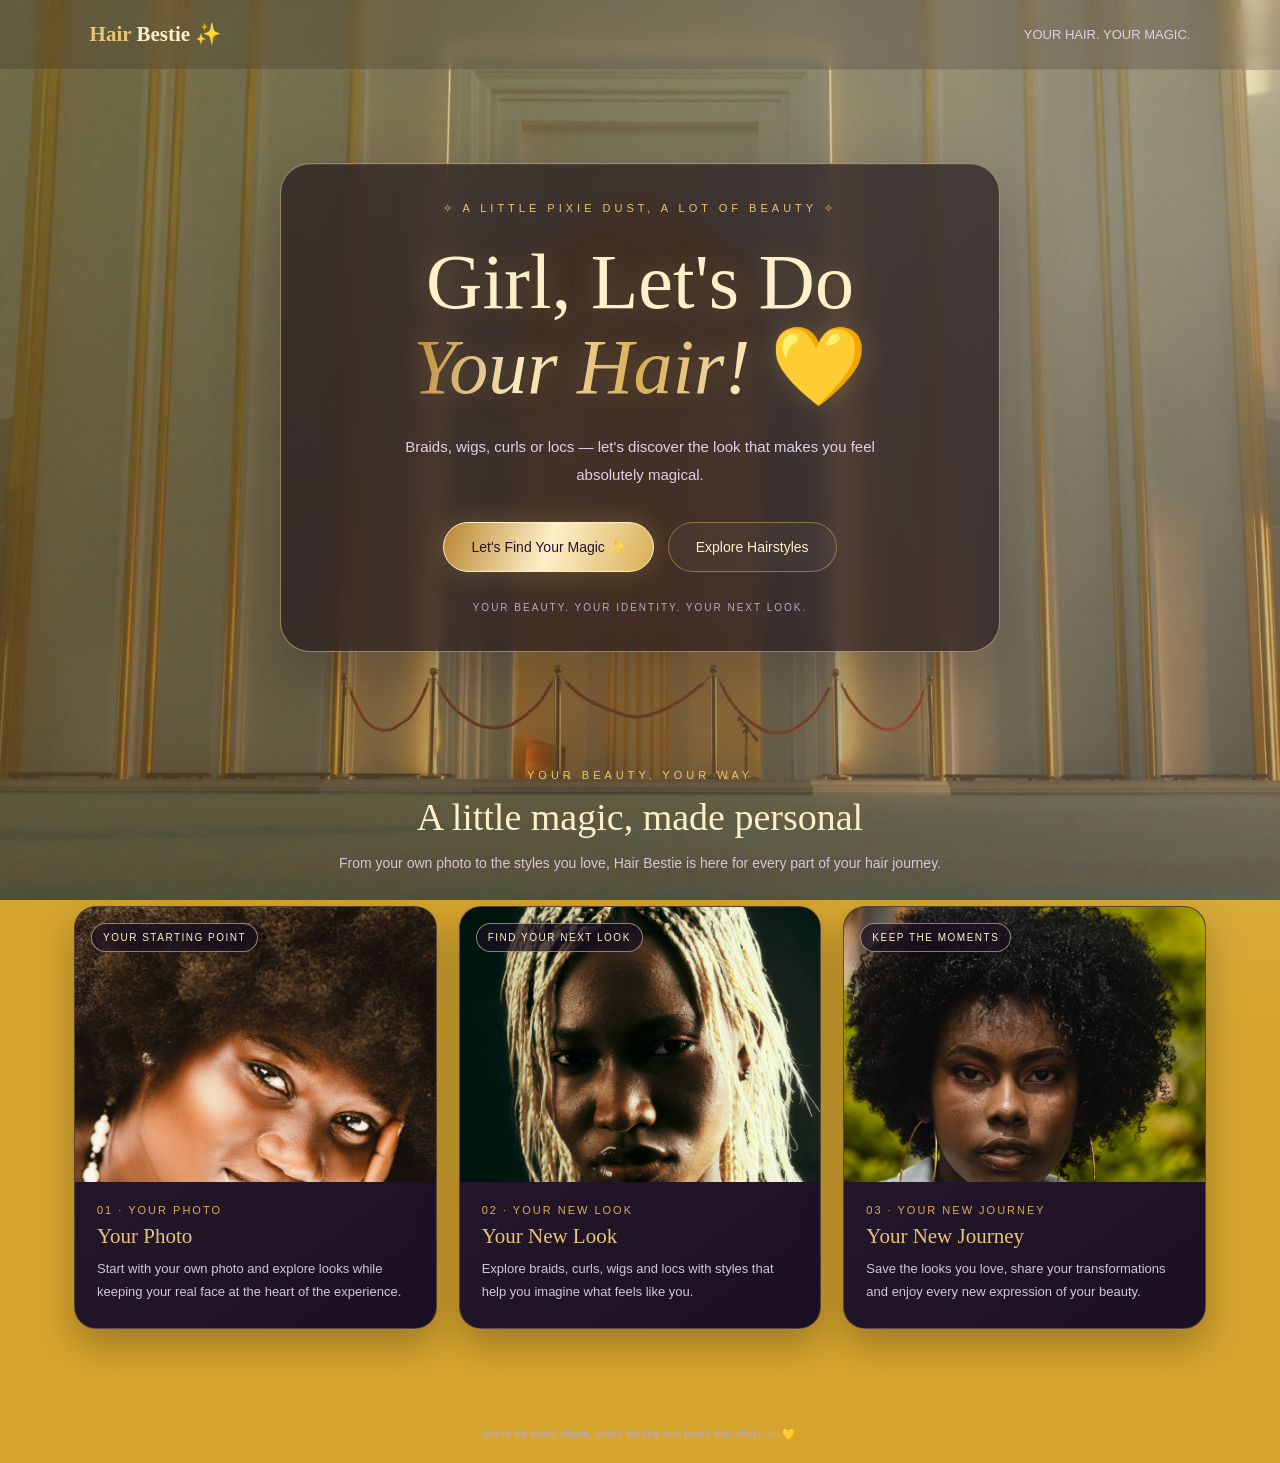
<file: index.html>
<!DOCTYPE html>
<html lang="en">
<head>
    <meta charset="UTF-8">
    <meta name="viewport" content="width=device-width, initial-scale=1.0">

    <title>Hair Bestie ✨</title>

    <style>
        * {
            box-sizing: border-box;
        }

        body {
            margin: 0;
            min-height: 100vh;
            font-family: Georgia, serif;
            color: #FFF0C9;
            background:
                radial-gradient(ellipse at 15% 20%, #70405E 0%, transparent 40%),
                radial-gradient(ellipse at 85% 75%, #50304F 0%, transparent 45%),
                linear-gradient(135deg, #100B18, #25152E, #38203A);
            overflow-x: hidden;
        }

        .sparkles {
            position: fixed;
            inset: 0;
            pointer-events: none;
            background-image:
                radial-gradient(circle, #FFF0C9 1px, transparent 2px),
                radial-gradient(circle, #D9AE55 1.5px, transparent 3px),
                radial-gradient(circle, white 1px, transparent 2px);
            background-size: 83px 97px, 137px 151px, 193px 173px;
            background-position: 10px 20px, 60px 80px, 120px 30px;
            opacity: 0.65;
            animation: twinkle 4s ease-in-out infinite alternate;
        }

        header {
            position: relative;
            z-index: 1;
            display: flex;
            justify-content: space-between;
            align-items: center;
            gap: 12px;
            padding: 22px 7%;
            border-bottom: 1px solid #D9AE5530;
        }

        .logo {
            color: #E8C575;
            font-size: 21px;
            font-weight: bold;
        }

        .logo span {
            color: #FFF0C9;
        }

        .menu {
            color: #E0D0E4;
            font: 13px Arial, sans-serif;
        }

        .hero {
            position: relative;
            z-index: 1;
            min-height: 75vh;
            display: flex;
            align-items: center;
            justify-content: center;
            text-align: center;
            padding: 65px 22px;
        }

        .content {
            max-width: 720px;
        }

        .eyebrow {
            color: #E8C575;
            font: 11px Arial, sans-serif;
            text-transform: uppercase;
            letter-spacing: 4px;
            margin-bottom: 25px;
        }

        h1 {
            font-size: clamp(43px, 9vw, 78px);
            line-height: 1.08;
            font-weight: normal;
            margin: 0 0 24px;
            text-shadow: 0 0 28px #D9AE5540;
        }

        h1 span {
            display: inline-block;
            font-style: italic;
            background: linear-gradient(
                100deg,
                #B98530,
                #FFF0C9,
                #D9AE55,
                #FFF0C9
            );
            background-clip: text;
            -webkit-background-clip: text;
            color: transparent;
        }

        .description {
            max-width: 470px;
            margin: 0 auto 32px;
            color: #E0D0E4;
            font: 15px/1.9 Arial, sans-serif;
        }

        .actions {
            display: flex;
            flex-wrap: wrap;
            justify-content: center;
            gap: 14px;
        }

        button {
            padding: 16px 27px;
            border-radius: 40px;
            font-size: 14px;
            cursor: pointer;
            transition: transform 0.25s, box-shadow 0.25s;
        }

        .primary {
            border: 1px solid #FFF0C9;
            color: #25152E;
            background: linear-gradient(
                110deg, #B98530, #FFF0C9, #D9AE55
            );
            box-shadow: 0 0 28px #D9AE5540;
        }

        .secondary {
            color: #FFF0C9;
            background: #FFFFFF08;
            border: 1px solid #D9AE5580;
        }

        button:hover {
            transform: translateY(-3px);
            box-shadow: 0 0 32px #D9AE5570;
        }

        .promise {
            margin-top: 30px;
            color: #BCA7C3;
            font: 10px Arial, sans-serif;
            letter-spacing: 2px;
        }

        .features {
            position: relative;
            z-index: 1;
            display: grid;
            grid-template-columns: repeat(3, 1fr);
            gap: 22px;
            max-width: 1180px;
            margin: 0 auto;
            padding: 24px 24px 76px;
        }

        .features-heading {
            grid-column: 1 / -1;
            max-width: 640px;
            margin: 0 auto 8px;
            text-align: center;
        }

        .features-heading .eyebrow {
            margin-bottom: 14px;
        }

        .features-heading h2 {
            margin: 0 0 12px;
            color: #FFF0C9;
            font-size: clamp(28px, 4vw, 38px);
            font-weight: normal;
        }

        .features-heading p {
            margin: 0;
            color: #D5C5D9;
            font: 14px/1.8 Arial, sans-serif;
        }

        .feature {
            min-width: 0;
            overflow: hidden;
            border: 1px solid #D9AE5550;
            border-radius: 22px;
            background: linear-gradient(145deg, #2B1B31, #1A1021);
            backdrop-filter: blur(8px);
            box-shadow: 0 16px 38px #08050D45;
        }

        .feature-image {
            position: relative;
            height: 275px;
            overflow: hidden;
            background: #39233D;
        }

        .feature-image img {
            display: block;
            width: 100%;
            height: 100%;
            object-fit: cover;
            object-position: center 35%;
            transition: transform 0.55s ease;
        }

        .feature-label {
            position: absolute;
            z-index: 1;
            top: 16px;
            left: 16px;
            padding: 8px 11px;
            border: 1px solid #FFF0C980;
            border-radius: 30px;
            color: #FFF0C9;
            background: #1B1020B8;
            font: 10px Arial, sans-serif;
            letter-spacing: 1.5px;
            text-transform: uppercase;
        }

        .feature-copy {
            padding: 22px 22px 24px;
        }

        .feature .symbol {
            margin-bottom: 8px;
            color: #D9AE55;
            font: 11px Arial, sans-serif;
            letter-spacing: 2px;
        }

        .feature h2 {
            color: #E8C575;
            font-size: 21px;
            font-weight: normal;
            margin: 0 0 9px;
        }

        .feature p {
            color: #D5C5D9;
            font: 13px/1.75 Arial, sans-serif;
            margin: 0;
        }

        footer {
            position: relative;
            z-index: 1;
            padding: 22px;
            text-align: center;
            color: #BCA7C3;
            font: 11px Arial, sans-serif;
            border-top: 1px solid #D9AE5525;
        }

        @keyframes twinkle {
            from { opacity: 0.25; }
            to { opacity: 0.8; }
        }

        @media (hover: hover) and (prefers-reduced-motion: no-preference) {
            .feature:hover .feature-image img {
                transform: scale(1.035);
            }
        }

        @media (max-width: 850px) {
            .features {
                grid-template-columns: repeat(2, minmax(0, 1fr));
            }
        }

        @media (max-width: 600px) {
            header {
                padding: 18px 5%;
            }

            .logo {
                font-size: 17px;
            }

            .menu {
                font-size: 11px;
            }

            .features {
                grid-template-columns: 1fr;
                max-width: 500px;
                padding: 20px 20px 55px;
            }

            .feature-image {
                height: 290px;
            }

            .features-heading {
                margin-bottom: 4px;
            }

            .hero {
                min-height: auto;
                padding: 80px 20px;
            }

            .eyebrow {
                letter-spacing: 2px;
                font-size: 10px;
            }
        }

        @media (prefers-reduced-motion: reduce) {
            .sparkles {
                animation: none;
            }

            button {
                transition: none;
            }
        }
    </style>
    <link rel="stylesheet" href="assets/css/atelier-backgrounds.css">
</head>

<body class="atelier-page atelier-home">

    <div class="sparkles"></div>

    <header>
        <div class="logo">Hair <span>Bestie</span> ✨</div>
        <div class="menu">YOUR HAIR. YOUR MAGIC.</div>
    </header>

    <main>
        <section class="hero">
            <div class="content">

                <div class="eyebrow">
                    ✧ A little pixie dust, a lot of beauty ✧
                </div>

                <h1>
                    Girl, Let's Do<br>
                    <span>Your Hair!</span> 💛
                </h1>

                <p class="description">
                    Braids, wigs, curls or locs —
                    let's discover the look that makes
                    you feel absolutely magical.
                </p>

                <div class="actions">
                    <button class="primary" onclick="startStyling()">
                        Let's Find Your Magic ✨
                    </button>

                    <button class="secondary" onclick="exploreHairstyles()">
                        Explore Hairstyles
                    </button>
                </div>

                <div class="promise">
                    YOUR BEAUTY. YOUR IDENTITY. YOUR NEXT LOOK.
                </div>

            </div>
        </section>

        <section class="features" id="features">

    <div class="features-heading">
        <div class="eyebrow">YOUR BEAUTY, YOUR WAY</div>
        <h2>A little magic, made personal</h2>
        <p>From your own photo to the styles you love, Hair Bestie is here for every part of your hair journey.</p>
    </div>

    <article class="feature">
        <div class="feature-image">
        <img src="assets/homepage/your-photo-natural-hair.jpg" alt="Close-up portrait of a Black woman with natural afro hair" loading="lazy">
            <span class="feature-label">Your starting point</span>
        </div>
        <div class="feature-copy">
            <div class="symbol">01 · YOUR PHOTO</div>
            <h2>Your Photo</h2>
            <p>Start with your own photo and explore looks while keeping your real face at the heart of the experience.</p>
        </div>
    </article>

    <article class="feature">
        <div class="feature-image">
        <img src="assets/homepage/your-new-look-braids.jpg" alt="Editorial portrait of a Black woman with blonde braids" loading="lazy">
            <span class="feature-label">Find your next look</span>
        </div>
        <div class="feature-copy">
            <div class="symbol">02 · YOUR NEW LOOK</div>
            <h2>Your New Look</h2>
            <p>Explore braids, curls, wigs and locs with styles that help you imagine what feels like you.</p>
        </div>
    </article>

    <article class="feature">
        <div class="feature-image">
        <img src="assets/homepage/your-new-journey-lifestyle.jpg" alt="Confident Black woman with natural curls outdoors" loading="lazy">
            <span class="feature-label">Keep the moments</span>
        </div>
        <div class="feature-copy">
            <div class="symbol">03 · YOUR NEW JOURNEY</div>
            <h2>Your New Journey</h2>
            <p>Save the looks you love, share your transformations and enjoy every new expression of your beauty.</p>
        </div>
    </article>

</section>
    </main>

    <footer>
        Made for every shade, every texture and every beautiful you. 💛
    </footer>

    <script>
       function startStyling() {
    window.location.href = "photo-upload.html";
} 

        function exploreHairstyles() {
            let preparedPhoto = null;

            try {
                preparedPhoto = sessionStorage.getItem("hairstyleUserPhoto");
            } catch (error) {
                console.warn("Could not check for a prepared photo:", error);
            }

            if (preparedPhoto) {
                window.location.href = "hairstyles.html";
                return;
            }

            alert("A prepared photo is needed before you can explore hairstyles. Let's get your photo ready first.");
            window.location.href = "photo-upload.html";
        }
    </script>

</body>
</html>
</file>
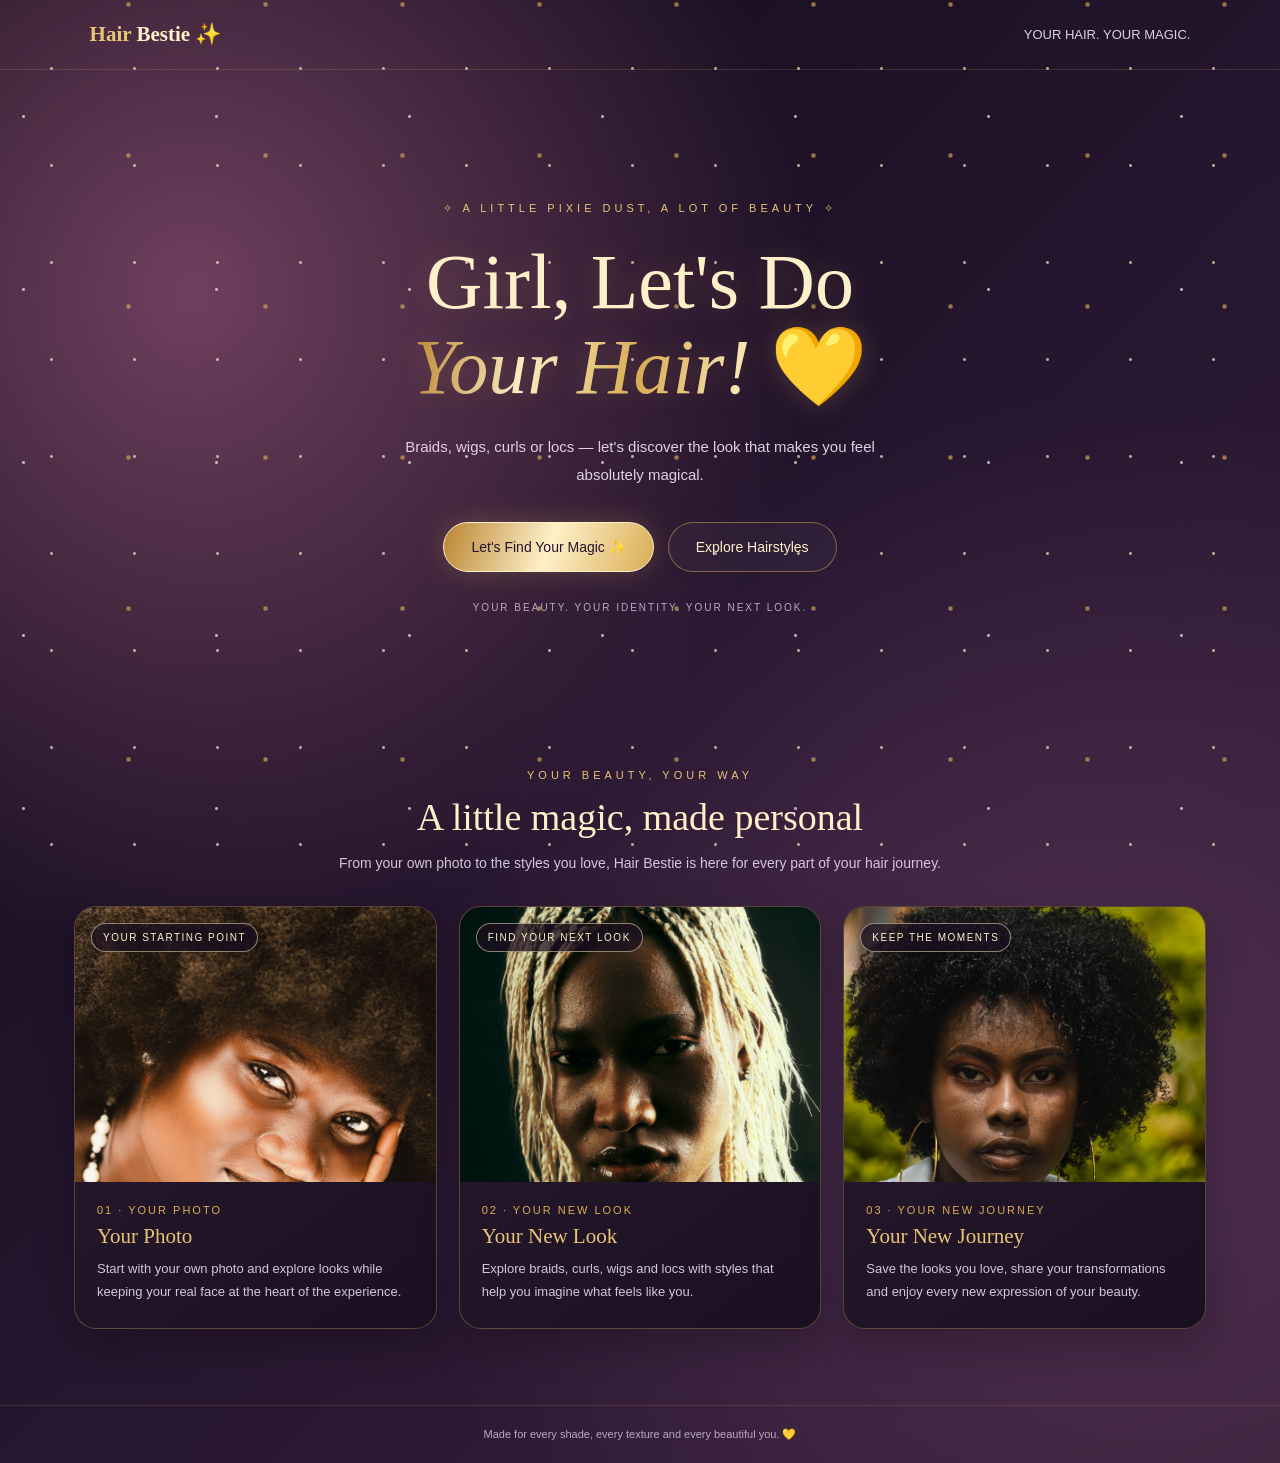
<file: _background-redesign-backup-2026-11-08/index.html>
<!DOCTYPE html>
<html lang="en">
<head>
    <meta charset="UTF-8">
    <meta name="viewport" content="width=device-width, initial-scale=1.0">

    <title>Hair Bestie ✨</title>

    <style>
        * {
            box-sizing: border-box;
        }

        body {
            margin: 0;
            min-height: 100vh;
            font-family: Georgia, serif;
            color: #FFF0C9;
            background:
                radial-gradient(ellipse at 15% 20%, #70405E 0%, transparent 40%),
                radial-gradient(ellipse at 85% 75%, #50304F 0%, transparent 45%),
                linear-gradient(135deg, #100B18, #25152E, #38203A);
            overflow-x: hidden;
        }

        .sparkles {
            position: fixed;
            inset: 0;
            pointer-events: none;
            background-image:
                radial-gradient(circle, #FFF0C9 1px, transparent 2px),
                radial-gradient(circle, #D9AE55 1.5px, transparent 3px),
                radial-gradient(circle, white 1px, transparent 2px);
            background-size: 83px 97px, 137px 151px, 193px 173px;
            background-position: 10px 20px, 60px 80px, 120px 30px;
            opacity: 0.65;
            animation: twinkle 4s ease-in-out infinite alternate;
        }

        header {
            position: relative;
            z-index: 1;
            display: flex;
            justify-content: space-between;
            align-items: center;
            gap: 12px;
            padding: 22px 7%;
            border-bottom: 1px solid #D9AE5530;
        }

        .logo {
            color: #E8C575;
            font-size: 21px;
            font-weight: bold;
        }

        .logo span {
            color: #FFF0C9;
        }

        .menu {
            color: #E0D0E4;
            font: 13px Arial, sans-serif;
        }

        .hero {
            position: relative;
            z-index: 1;
            min-height: 75vh;
            display: flex;
            align-items: center;
            justify-content: center;
            text-align: center;
            padding: 65px 22px;
        }

        .content {
            max-width: 720px;
        }

        .eyebrow {
            color: #E8C575;
            font: 11px Arial, sans-serif;
            text-transform: uppercase;
            letter-spacing: 4px;
            margin-bottom: 25px;
        }

        h1 {
            font-size: clamp(43px, 9vw, 78px);
            line-height: 1.08;
            font-weight: normal;
            margin: 0 0 24px;
            text-shadow: 0 0 28px #D9AE5540;
        }

        h1 span {
            display: inline-block;
            font-style: italic;
            background: linear-gradient(
                100deg,
                #B98530,
                #FFF0C9,
                #D9AE55,
                #FFF0C9
            );
            background-clip: text;
            -webkit-background-clip: text;
            color: transparent;
        }

        .description {
            max-width: 470px;
            margin: 0 auto 32px;
            color: #E0D0E4;
            font: 15px/1.9 Arial, sans-serif;
        }

        .actions {
            display: flex;
            flex-wrap: wrap;
            justify-content: center;
            gap: 14px;
        }

        button {
            padding: 16px 27px;
            border-radius: 40px;
            font-size: 14px;
            cursor: pointer;
            transition: transform 0.25s, box-shadow 0.25s;
        }

        .primary {
            border: 1px solid #FFF0C9;
            color: #25152E;
            background: linear-gradient(
                110deg, #B98530, #FFF0C9, #D9AE55
            );
            box-shadow: 0 0 28px #D9AE5540;
        }

        .secondary {
            color: #FFF0C9;
            background: #FFFFFF08;
            border: 1px solid #D9AE5580;
        }

        button:hover {
            transform: translateY(-3px);
            box-shadow: 0 0 32px #D9AE5570;
        }

        .promise {
            margin-top: 30px;
            color: #BCA7C3;
            font: 10px Arial, sans-serif;
            letter-spacing: 2px;
        }

        .features {
            position: relative;
            z-index: 1;
            display: grid;
            grid-template-columns: repeat(3, 1fr);
            gap: 22px;
            max-width: 1180px;
            margin: 0 auto;
            padding: 24px 24px 76px;
        }

        .features-heading {
            grid-column: 1 / -1;
            max-width: 640px;
            margin: 0 auto 8px;
            text-align: center;
        }

        .features-heading .eyebrow {
            margin-bottom: 14px;
        }

        .features-heading h2 {
            margin: 0 0 12px;
            color: #FFF0C9;
            font-size: clamp(28px, 4vw, 38px);
            font-weight: normal;
        }

        .features-heading p {
            margin: 0;
            color: #D5C5D9;
            font: 14px/1.8 Arial, sans-serif;
        }

        .feature {
            min-width: 0;
            overflow: hidden;
            border: 1px solid #D9AE5550;
            border-radius: 22px;
            background: linear-gradient(145deg, #2B1B31, #1A1021);
            backdrop-filter: blur(8px);
            box-shadow: 0 16px 38px #08050D45;
        }

        .feature-image {
            position: relative;
            height: 275px;
            overflow: hidden;
            background: #39233D;
        }

        .feature-image img {
            display: block;
            width: 100%;
            height: 100%;
            object-fit: cover;
            object-position: center 35%;
            transition: transform 0.55s ease;
        }

        .feature-label {
            position: absolute;
            z-index: 1;
            top: 16px;
            left: 16px;
            padding: 8px 11px;
            border: 1px solid #FFF0C980;
            border-radius: 30px;
            color: #FFF0C9;
            background: #1B1020B8;
            font: 10px Arial, sans-serif;
            letter-spacing: 1.5px;
            text-transform: uppercase;
        }

        .feature-copy {
            padding: 22px 22px 24px;
        }

        .feature .symbol {
            margin-bottom: 8px;
            color: #D9AE55;
            font: 11px Arial, sans-serif;
            letter-spacing: 2px;
        }

        .feature h2 {
            color: #E8C575;
            font-size: 21px;
            font-weight: normal;
            margin: 0 0 9px;
        }

        .feature p {
            color: #D5C5D9;
            font: 13px/1.75 Arial, sans-serif;
            margin: 0;
        }

        footer {
            position: relative;
            z-index: 1;
            padding: 22px;
            text-align: center;
            color: #BCA7C3;
            font: 11px Arial, sans-serif;
            border-top: 1px solid #D9AE5525;
        }

        @keyframes twinkle {
            from { opacity: 0.25; }
            to { opacity: 0.8; }
        }

        @media (hover: hover) and (prefers-reduced-motion: no-preference) {
            .feature:hover .feature-image img {
                transform: scale(1.035);
            }
        }

        @media (max-width: 850px) {
            .features {
                grid-template-columns: repeat(2, minmax(0, 1fr));
            }
        }

        @media (max-width: 600px) {
            header {
                padding: 18px 5%;
            }

            .logo {
                font-size: 17px;
            }

            .menu {
                font-size: 11px;
            }

            .features {
                grid-template-columns: 1fr;
                max-width: 500px;
                padding: 20px 20px 55px;
            }

            .feature-image {
                height: 290px;
            }

            .features-heading {
                margin-bottom: 4px;
            }

            .hero {
                min-height: auto;
                padding: 80px 20px;
            }

            .eyebrow {
                letter-spacing: 2px;
                font-size: 10px;
            }
        }

        @media (prefers-reduced-motion: reduce) {
            .sparkles {
                animation: none;
            }

            button {
                transition: none;
            }
        }
    </style>
</head>

<body>

    <div class="sparkles"></div>

    <header>
        <div class="logo">Hair <span>Bestie</span> ✨</div>
        <div class="menu">YOUR HAIR. YOUR MAGIC.</div>
    </header>

    <main>
        <section class="hero">
            <div class="content">

                <div class="eyebrow">
                    ✧ A little pixie dust, a lot of beauty ✧
                </div>

                <h1>
                    Girl, Let's Do<br>
                    <span>Your Hair!</span> 💛
                </h1>

                <p class="description">
                    Braids, wigs, curls or locs —
                    let's discover the look that makes
                    you feel absolutely magical.
                </p>

                <div class="actions">
                    <button class="primary" onclick="startStyling()">
                        Let's Find Your Magic ✨
                    </button>

                    <button class="secondary" onclick="exploreHairstyles()">
                        Explore Hairstyles
                    </button>
                </div>

                <div class="promise">
                    YOUR BEAUTY. YOUR IDENTITY. YOUR NEXT LOOK.
                </div>

            </div>
        </section>

        <section class="features" id="features">

    <div class="features-heading">
        <div class="eyebrow">YOUR BEAUTY, YOUR WAY</div>
        <h2>A little magic, made personal</h2>
        <p>From your own photo to the styles you love, Hair Bestie is here for every part of your hair journey.</p>
    </div>

    <article class="feature">
        <div class="feature-image">
        <img src="assets/homepage/your-photo-natural-hair.jpg" alt="Close-up portrait of a Black woman with natural afro hair" loading="lazy">
            <span class="feature-label">Your starting point</span>
        </div>
        <div class="feature-copy">
            <div class="symbol">01 · YOUR PHOTO</div>
            <h2>Your Photo</h2>
            <p>Start with your own photo and explore looks while keeping your real face at the heart of the experience.</p>
        </div>
    </article>

    <article class="feature">
        <div class="feature-image">
        <img src="assets/homepage/your-new-look-braids.jpg" alt="Editorial portrait of a Black woman with blonde braids" loading="lazy">
            <span class="feature-label">Find your next look</span>
        </div>
        <div class="feature-copy">
            <div class="symbol">02 · YOUR NEW LOOK</div>
            <h2>Your New Look</h2>
            <p>Explore braids, curls, wigs and locs with styles that help you imagine what feels like you.</p>
        </div>
    </article>

    <article class="feature">
        <div class="feature-image">
        <img src="assets/homepage/your-new-journey-lifestyle.jpg" alt="Confident Black woman with natural curls outdoors" loading="lazy">
            <span class="feature-label">Keep the moments</span>
        </div>
        <div class="feature-copy">
            <div class="symbol">03 · YOUR NEW JOURNEY</div>
            <h2>Your New Journey</h2>
            <p>Save the looks you love, share your transformations and enjoy every new expression of your beauty.</p>
        </div>
    </article>

</section>
    </main>

    <footer>
        Made for every shade, every texture and every beautiful you. 💛
    </footer>

    <script>
       function startStyling() {
    window.location.href = "photo-upload.html";
} 

        function exploreHairstyles() {
            let preparedPhoto = null;

            try {
                preparedPhoto = sessionStorage.getItem("hairstyleUserPhoto");
            } catch (error) {
                console.warn("Could not check for a prepared photo:", error);
            }

            if (preparedPhoto) {
                window.location.href = "hairstyles.html";
                return;
            }

            alert("A prepared photo is needed before you can explore hairstyles. Let's get your photo ready first.");
            window.location.href = "photo-upload.html";
        }
    </script>

</body>
</html>
</file>
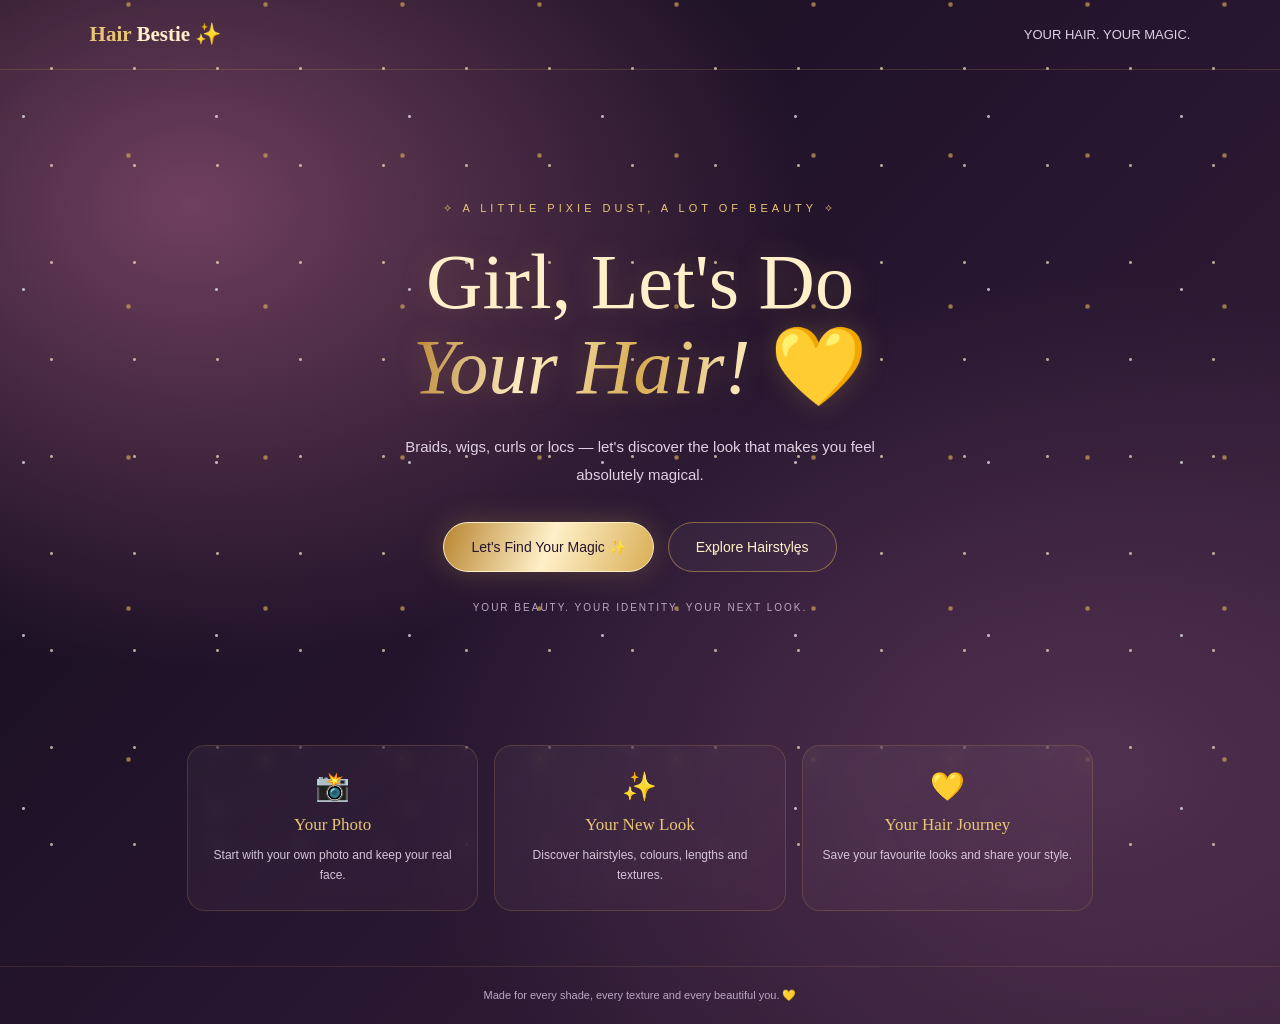
<file: _homepage_backup_2026-11-08/index.html>
<!DOCTYPE html>
<html lang="en">
<head>
    <meta charset="UTF-8">
    <meta name="viewport" content="width=device-width, initial-scale=1.0">

    <title>Hair Bestie ✨</title>

    <style>
        * {
            box-sizing: border-box;
        }

        body {
            margin: 0;
            min-height: 100vh;
            font-family: Georgia, serif;
            color: #FFF0C9;
            background:
                radial-gradient(ellipse at 15% 20%, #70405E 0%, transparent 40%),
                radial-gradient(ellipse at 85% 75%, #50304F 0%, transparent 45%),
                linear-gradient(135deg, #100B18, #25152E, #38203A);
            overflow-x: hidden;
        }

        .sparkles {
            position: fixed;
            inset: 0;
            pointer-events: none;
            background-image:
                radial-gradient(circle, #FFF0C9 1px, transparent 2px),
                radial-gradient(circle, #D9AE55 1.5px, transparent 3px),
                radial-gradient(circle, white 1px, transparent 2px);
            background-size: 83px 97px, 137px 151px, 193px 173px;
            background-position: 10px 20px, 60px 80px, 120px 30px;
            opacity: 0.65;
            animation: twinkle 4s ease-in-out infinite alternate;
        }

        header {
            position: relative;
            z-index: 1;
            display: flex;
            justify-content: space-between;
            align-items: center;
            gap: 12px;
            padding: 22px 7%;
            border-bottom: 1px solid #D9AE5530;
        }

        .logo {
            color: #E8C575;
            font-size: 21px;
            font-weight: bold;
        }

        .logo span {
            color: #FFF0C9;
        }

        .menu {
            color: #E0D0E4;
            font: 13px Arial, sans-serif;
        }

        .hero {
            position: relative;
            z-index: 1;
            min-height: 75vh;
            display: flex;
            align-items: center;
            justify-content: center;
            text-align: center;
            padding: 65px 22px;
        }

        .content {
            max-width: 720px;
        }

        .eyebrow {
            color: #E8C575;
            font: 11px Arial, sans-serif;
            text-transform: uppercase;
            letter-spacing: 4px;
            margin-bottom: 25px;
        }

        h1 {
            font-size: clamp(43px, 9vw, 78px);
            line-height: 1.08;
            font-weight: normal;
            margin: 0 0 24px;
            text-shadow: 0 0 28px #D9AE5540;
        }

        h1 span {
            display: inline-block;
            font-style: italic;
            background: linear-gradient(
                100deg,
                #B98530,
                #FFF0C9,
                #D9AE55,
                #FFF0C9
            );
            background-clip: text;
            -webkit-background-clip: text;
            color: transparent;
        }

        .description {
            max-width: 470px;
            margin: 0 auto 32px;
            color: #E0D0E4;
            font: 15px/1.9 Arial, sans-serif;
        }

        .actions {
            display: flex;
            flex-wrap: wrap;
            justify-content: center;
            gap: 14px;
        }

        button {
            padding: 16px 27px;
            border-radius: 40px;
            font-size: 14px;
            cursor: pointer;
            transition: transform 0.25s, box-shadow 0.25s;
        }

        .primary {
            border: 1px solid #FFF0C9;
            color: #25152E;
            background: linear-gradient(
                110deg, #B98530, #FFF0C9, #D9AE55
            );
            box-shadow: 0 0 28px #D9AE5540;
        }

        .secondary {
            color: #FFF0C9;
            background: #FFFFFF08;
            border: 1px solid #D9AE5580;
        }

        button:hover {
            transform: translateY(-3px);
            box-shadow: 0 0 32px #D9AE5570;
        }

        .promise {
            margin-top: 30px;
            color: #BCA7C3;
            font: 10px Arial, sans-serif;
            letter-spacing: 2px;
        }

        .features {
            position: relative;
            z-index: 1;
            display: grid;
            grid-template-columns: repeat(3, 1fr);
            gap: 16px;
            max-width: 950px;
            margin: 0 auto;
            padding: 0 22px 55px;
        }

        .feature {
            padding: 24px 16px;
            text-align: center;
            border: 1px solid #D9AE5530;
            border-radius: 18px;
            background: linear-gradient(
                145deg, #FFFFFF0B, #70405E20
            );
            backdrop-filter: blur(8px);
        }

        .feature .symbol {
            font-size: 28px;
            margin-bottom: 12px;
        }

        .feature h2 {
            color: #E8C575;
            font-size: 17px;
            font-weight: normal;
            margin: 0 0 10px;
        }

        .feature p {
            color: #D5C5D9;
            font: 12px/1.7 Arial, sans-serif;
            margin: 0;
        }

        footer {
            position: relative;
            z-index: 1;
            padding: 22px;
            text-align: center;
            color: #BCA7C3;
            font: 11px Arial, sans-serif;
            border-top: 1px solid #D9AE5525;
        }

        @keyframes twinkle {
            from { opacity: 0.25; }
            to { opacity: 0.8; }
        }

        @media (max-width: 600px) {
            header {
                padding: 18px 5%;
            }

            .logo {
                font-size: 17px;
            }

            .menu {
                font-size: 11px;
            }

            .features {
                grid-template-columns: 1fr;
                max-width: 420px;
            }

            .hero {
                min-height: auto;
                padding: 80px 20px;
            }

            .eyebrow {
                letter-spacing: 2px;
                font-size: 10px;
            }
        }

        @media (prefers-reduced-motion: reduce) {
            .sparkles {
                animation: none;
            }

            button {
                transition: none;
            }
        }
    </style>
</head>

<body>

    <div class="sparkles"></div>

    <header>
        <div class="logo">Hair <span>Bestie</span> ✨</div>
        <div class="menu">YOUR HAIR. YOUR MAGIC.</div>
    </header>

    <main>
        <section class="hero">
            <div class="content">

                <div class="eyebrow">
                    ✧ A little pixie dust, a lot of beauty ✧
                </div>

                <h1>
                    Girl, Let's Do<br>
                    <span>Your Hair!</span> 💛
                </h1>

                <p class="description">
                    Braids, wigs, curls or locs —
                    let's discover the look that makes
                    you feel absolutely magical.
                </p>

                <div class="actions">
                    <button class="primary" onclick="startStyling()">
                        Let's Find Your Magic ✨
                    </button>

                    <button class="secondary" onclick="showStyles()">
                        Explore Hairstyles
                    </button>
                </div>

                <div class="promise">
                    YOUR BEAUTY. YOUR IDENTITY. YOUR NEXT LOOK.
                </div>

            </div>
        </section>

        <section class="features" id="features">

            <article class="feature">
                <div class="symbol">📸</div>
                <h2>Your Photo</h2>
                <p>Start with your own photo and keep your real face.</p>
            </article>

            <article class="feature">
                <div class="symbol">✨</div>
                <h2>Your New Look</h2>
                <p>Discover hairstyles, colours, lengths and textures.</p>
            </article>

            <article class="feature">
                <div class="symbol">💛</div>
                <h2>Your Hair Journey</h2>
                <p>Save your favourite looks and share your style.</p>
            </article>

        </section>
    </main>

    <footer>
        Made for every shade, every texture and every beautiful you. 💛
    </footer>

    <script>
       function startStyling() {
    window.location.href = "photo-upload.html";
} 

        function showStyles() {
            document.getElementById("features").scrollIntoView({
                behavior: "smooth"
            });
        }
    </script>

</body>
</html>
</file>
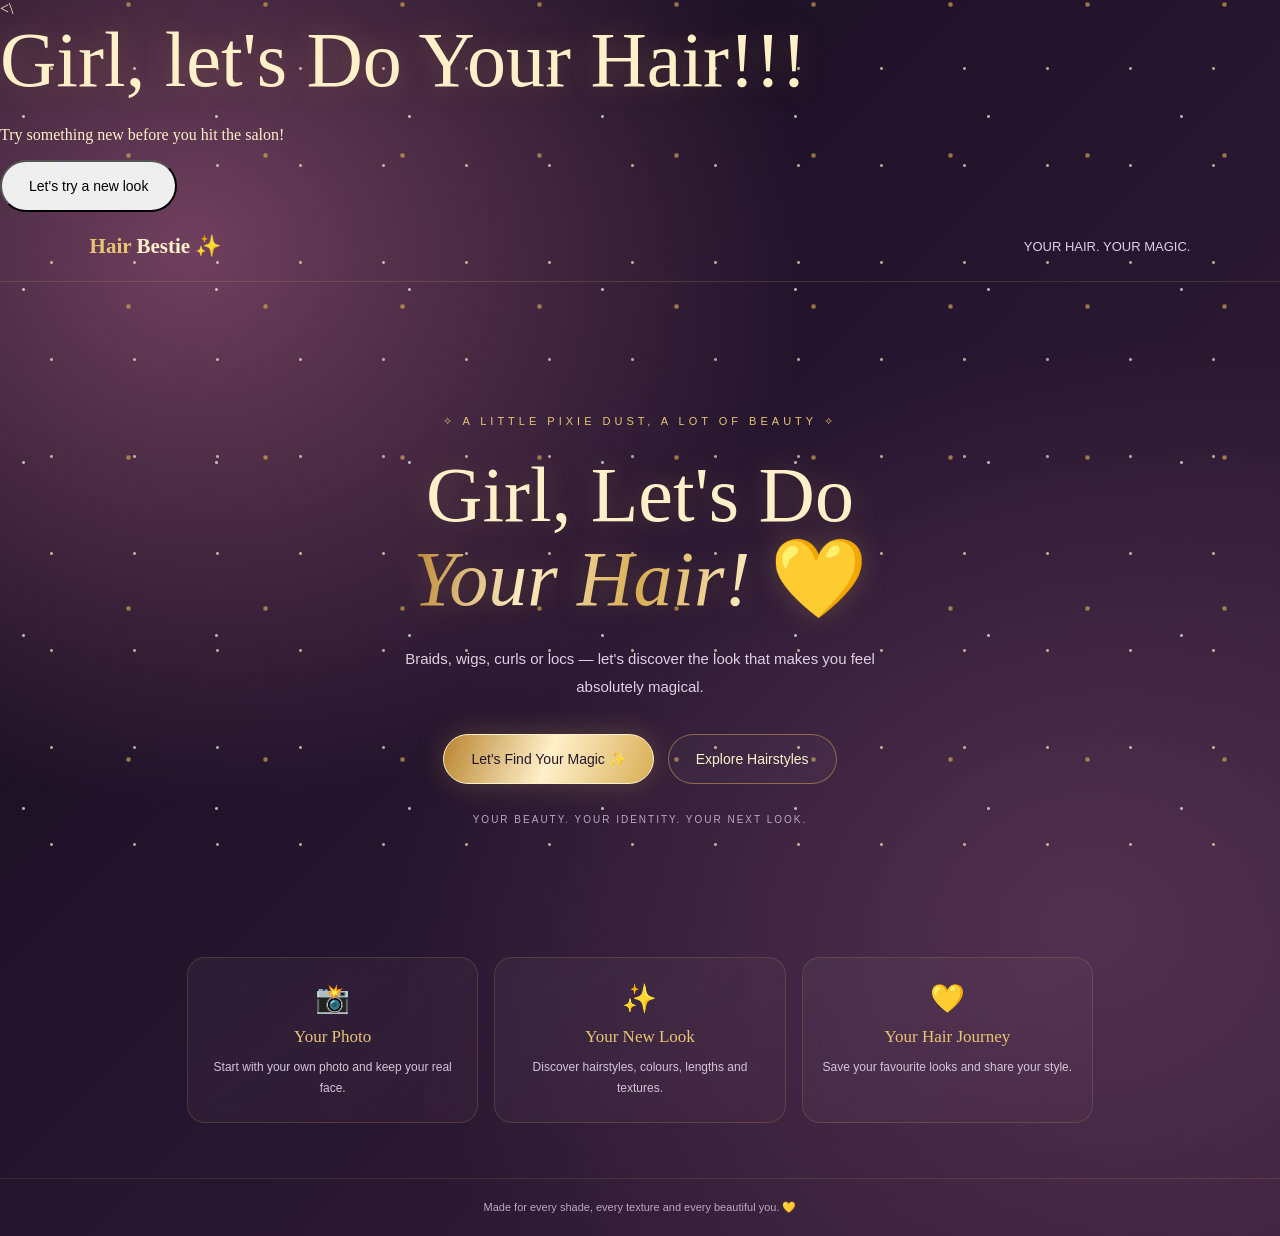
<file: _phase1_backup_2026-11-08/index.html>
<!DOCTYPE html>
<html lang="en">
<head>
    <meta charset="UTF-8">
    <meta name="viewport"
content="width=device-width,
initial-scale=1.0">
    <title>Hairstyle studio</title>
<\<head>
<body>
    <h1>Girl, let's Do Your Hair!!!</h1>
    <p> Try something new before you hit the salon!</p>
    <button>Let's try a new look</button>
</body> 
</html>
<!DOCTYPE html>
<html lang="en">
<head>
    <meta charset="UTF-8">
    <meta name="viewport" content="width=device-width, initial-scale=1.0">

    <title>Hair Bestie ✨</title>

    <style>
        * {
            box-sizing: border-box;
        }

        body {
            margin: 0;
            min-height: 100vh;
            font-family: Georgia, serif;
            color: #FFF0C9;
            background:
                radial-gradient(ellipse at 15% 20%, #70405E 0%, transparent 40%),
                radial-gradient(ellipse at 85% 75%, #50304F 0%, transparent 45%),
                linear-gradient(135deg, #100B18, #25152E, #38203A);
            overflow-x: hidden;
        }

        .sparkles {
            position: fixed;
            inset: 0;
            pointer-events: none;
            background-image:
                radial-gradient(circle, #FFF0C9 1px, transparent 2px),
                radial-gradient(circle, #D9AE55 1.5px, transparent 3px),
                radial-gradient(circle, white 1px, transparent 2px);
            background-size: 83px 97px, 137px 151px, 193px 173px;
            background-position: 10px 20px, 60px 80px, 120px 30px;
            opacity: 0.65;
            animation: twinkle 4s ease-in-out infinite alternate;
        }

        header {
            position: relative;
            z-index: 1;
            display: flex;
            justify-content: space-between;
            align-items: center;
            gap: 12px;
            padding: 22px 7%;
            border-bottom: 1px solid #D9AE5530;
        }

        .logo {
            color: #E8C575;
            font-size: 21px;
            font-weight: bold;
        }

        .logo span {
            color: #FFF0C9;
        }

        .menu {
            color: #E0D0E4;
            font: 13px Arial, sans-serif;
        }

        .hero {
            position: relative;
            z-index: 1;
            min-height: 75vh;
            display: flex;
            align-items: center;
            justify-content: center;
            text-align: center;
            padding: 65px 22px;
        }

        .content {
            max-width: 720px;
        }

        .eyebrow {
            color: #E8C575;
            font: 11px Arial, sans-serif;
            text-transform: uppercase;
            letter-spacing: 4px;
            margin-bottom: 25px;
        }

        h1 {
            font-size: clamp(43px, 9vw, 78px);
            line-height: 1.08;
            font-weight: normal;
            margin: 0 0 24px;
            text-shadow: 0 0 28px #D9AE5540;
        }

        h1 span {
            display: inline-block;
            font-style: italic;
            background: linear-gradient(
                100deg,
                #B98530,
                #FFF0C9,
                #D9AE55,
                #FFF0C9
            );
            background-clip: text;
            -webkit-background-clip: text;
            color: transparent;
        }

        .description {
            max-width: 470px;
            margin: 0 auto 32px;
            color: #E0D0E4;
            font: 15px/1.9 Arial, sans-serif;
        }

        .actions {
            display: flex;
            flex-wrap: wrap;
            justify-content: center;
            gap: 14px;
        }

        button {
            padding: 16px 27px;
            border-radius: 40px;
            font-size: 14px;
            cursor: pointer;
            transition: transform 0.25s, box-shadow 0.25s;
        }

        .primary {
            border: 1px solid #FFF0C9;
            color: #25152E;
            background: linear-gradient(
                110deg, #B98530, #FFF0C9, #D9AE55
            );
            box-shadow: 0 0 28px #D9AE5540;
        }

        .secondary {
            color: #FFF0C9;
            background: #FFFFFF08;
            border: 1px solid #D9AE5580;
        }

        button:hover {
            transform: translateY(-3px);
            box-shadow: 0 0 32px #D9AE5570;
        }

        .promise {
            margin-top: 30px;
            color: #BCA7C3;
            font: 10px Arial, sans-serif;
            letter-spacing: 2px;
        }

        .features {
            position: relative;
            z-index: 1;
            display: grid;
            grid-template-columns: repeat(3, 1fr);
            gap: 16px;
            max-width: 950px;
            margin: 0 auto;
            padding: 0 22px 55px;
        }

        .feature {
            padding: 24px 16px;
            text-align: center;
            border: 1px solid #D9AE5530;
            border-radius: 18px;
            background: linear-gradient(
                145deg, #FFFFFF0B, #70405E20
            );
            backdrop-filter: blur(8px);
        }

        .feature .symbol {
            font-size: 28px;
            margin-bottom: 12px;
        }

        .feature h2 {
            color: #E8C575;
            font-size: 17px;
            font-weight: normal;
            margin: 0 0 10px;
        }

        .feature p {
            color: #D5C5D9;
            font: 12px/1.7 Arial, sans-serif;
            margin: 0;
        }

        footer {
            position: relative;
            z-index: 1;
            padding: 22px;
            text-align: center;
            color: #BCA7C3;
            font: 11px Arial, sans-serif;
            border-top: 1px solid #D9AE5525;
        }

        @keyframes twinkle {
            from { opacity: 0.25; }
            to { opacity: 0.8; }
        }

        @media (max-width: 600px) {
            header {
                padding: 18px 5%;
            }

            .logo {
                font-size: 17px;
            }

            .menu {
                font-size: 11px;
            }

            .features {
                grid-template-columns: 1fr;
                max-width: 420px;
            }

            .hero {
                min-height: auto;
                padding: 80px 20px;
            }

            .eyebrow {
                letter-spacing: 2px;
                font-size: 10px;
            }
        }

        @media (prefers-reduced-motion: reduce) {
            .sparkles {
                animation: none;
            }

            button {
                transition: none;
            }
        }
    </style>
</head>

<body>

    <div class="sparkles"></div>

    <header>
        <div class="logo">Hair <span>Bestie</span> ✨</div>
        <div class="menu">YOUR HAIR. YOUR MAGIC.</div>
    </header>

    <main>
        <section class="hero">
            <div class="content">

                <div class="eyebrow">
                    ✧ A little pixie dust, a lot of beauty ✧
                </div>

                <h1>
                    Girl, Let's Do<br>
                    <span>Your Hair!</span> 💛
                </h1>

                <p class="description">
                    Braids, wigs, curls or locs —
                    let's discover the look that makes
                    you feel absolutely magical.
                </p>

                <div class="actions">
                    <button class="primary" onclick="startStyling()">
                        Let's Find Your Magic ✨
                    </button>

                    <button class="secondary" onclick="showStyles()">
                        Explore Hairstyles
                    </button>
                </div>

                <div class="promise">
                    YOUR BEAUTY. YOUR IDENTITY. YOUR NEXT LOOK.
                </div>

            </div>
        </section>

        <section class="features" id="features">

            <article class="feature">
                <div class="symbol">📸</div>
                <h2>Your Photo</h2>
                <p>Start with your own photo and keep your real face.</p>
            </article>

            <article class="feature">
                <div class="symbol">✨</div>
                <h2>Your New Look</h2>
                <p>Discover hairstyles, colours, lengths and textures.</p>
            </article>

            <article class="feature">
                <div class="symbol">💛</div>
                <h2>Your Hair Journey</h2>
                <p>Save your favourite looks and share your style.</p>
            </article>

        </section>
    </main>

    <footer>
        Made for every shade, every texture and every beautiful you. 💛
    </footer>

    <script>
       function startStyling() {
    window.location.href = "photo-upload.html";
} 

        function showStyles() {
            document.getElementById("features").scrollIntoView({
                behavior: "smooth"
            });
        }
    </script>

</body>
</html>
</file>
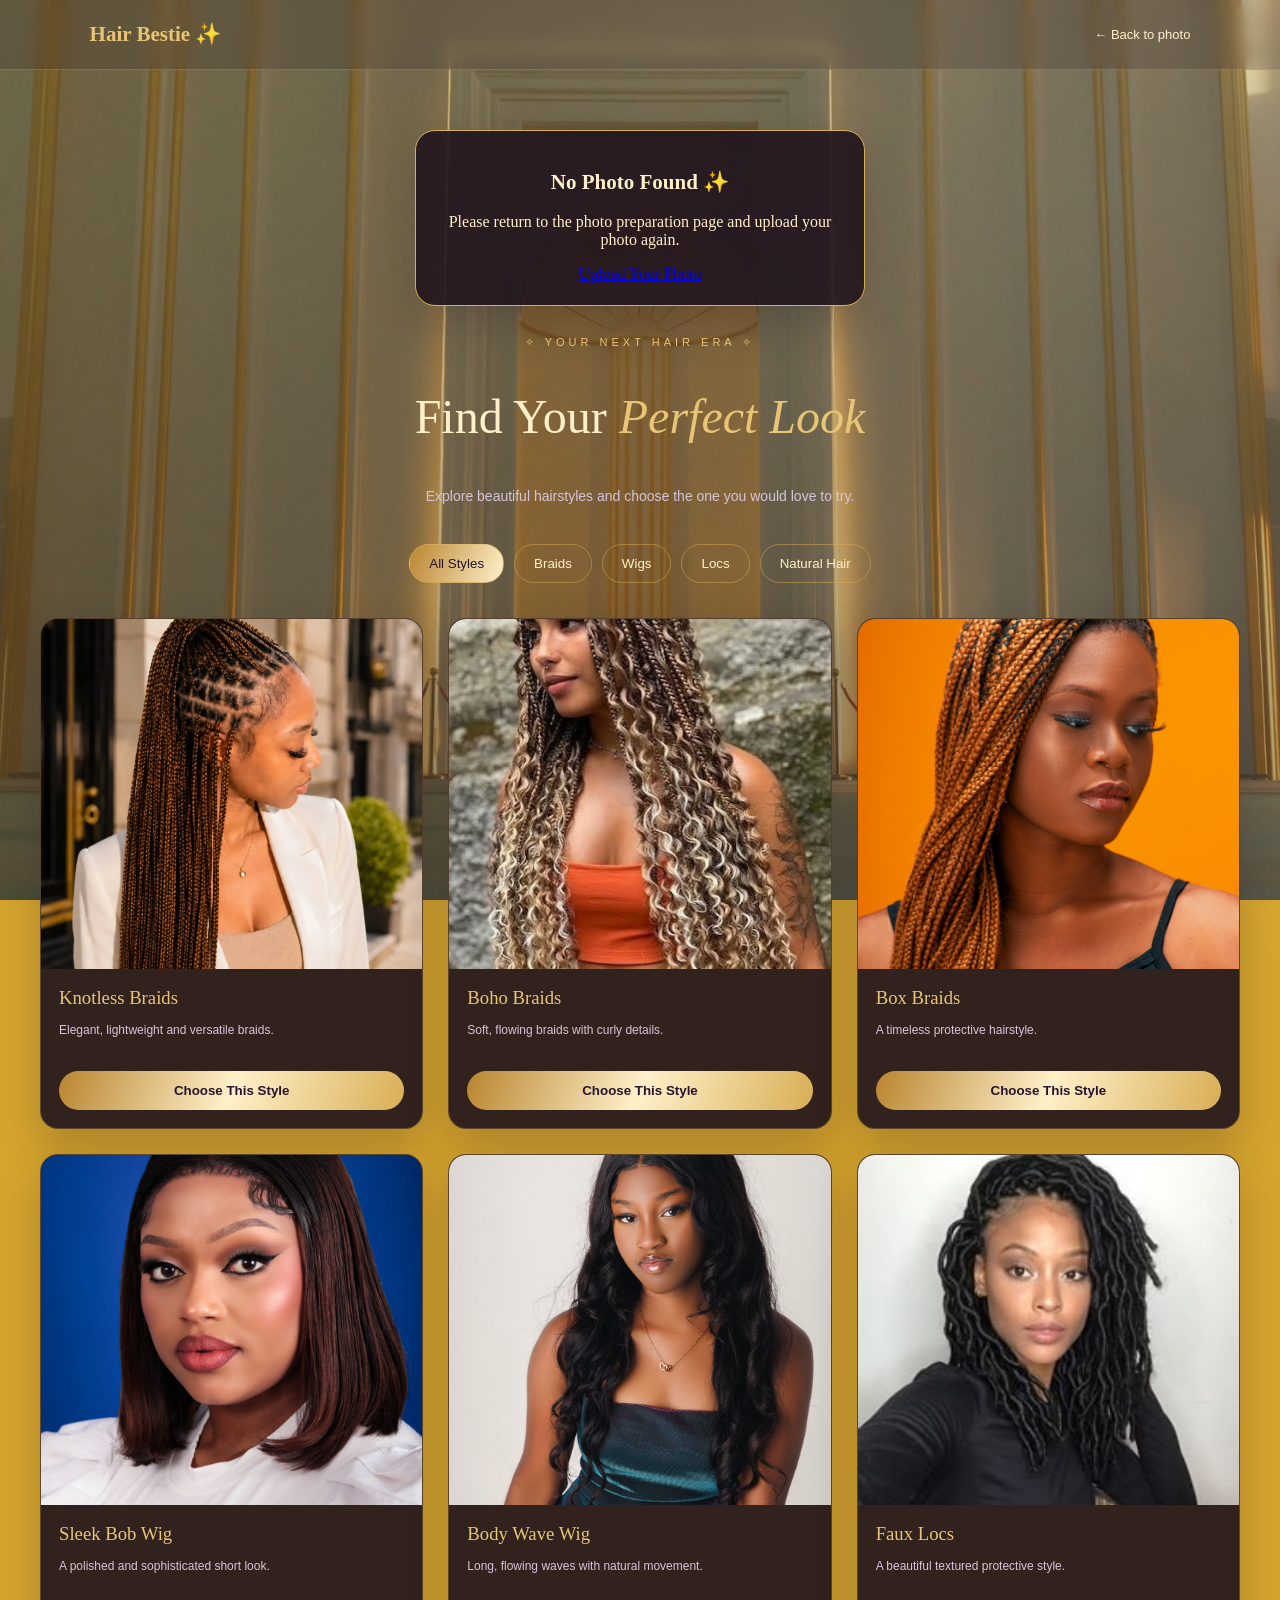
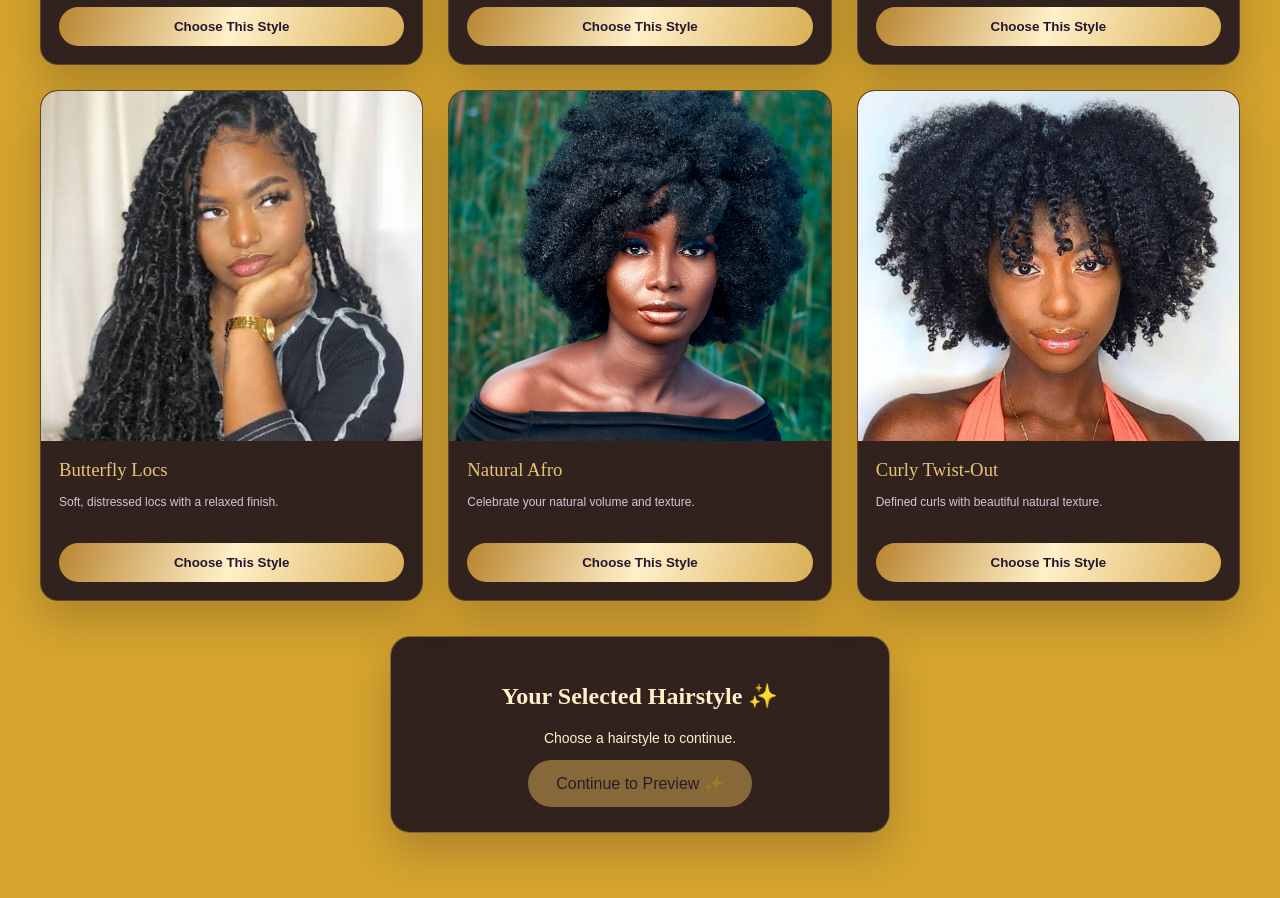
<file: hairstyles.html>
<!DOCTYPE html>
<html lang="en">
<head>
<meta charset="UTF-8">
<meta name="viewport" content="width=device-width, initial-scale=1.0">
<title>Choose Your Hairstyle | Hair Bestie</title>

<style>
* {
    box-sizing: border-box;
}

body {
    margin: 0;
    font-family: Georgia, serif;
    color: #FFF0C9;
    background:
        radial-gradient(ellipse at 15% 15%, #70405E 0%, transparent 40%),
        linear-gradient(135deg, #100B18, #25152E, #38203A);
    min-height: 100vh;
}

header {
    padding: 22px 7%;
    display: flex;
    justify-content: space-between;
    align-items: center;
    border-bottom: 1px solid #D9AE5550;
}

.logo {
    color: #E8C575;
    font-weight: bold;
    font-size: 21px;
    text-decoration: none;
}

.back {
    color: #FFF0C9;
    text-decoration: none;
    font: 13px Arial, sans-serif;
}

main {
    width: 100%;
    max-width: 1400px;
    margin: 0 auto;
    padding: 30px 40px;
}

.intro {
    text-align: center;
    margin-bottom: 35px;
}

.eyebrow {
    color: #E8C575;
    font: 11px Arial, sans-serif;
    letter-spacing: 4px;
}

h1 {
    font-size: clamp(32px, 6vw, 48px);
    font-weight: normal;
}

h1 span {
    color: #E8C575;
    font-style: italic;
}

.intro p {
    color: #D5C5D9;
    font: 14px/1.8 Arial, sans-serif;
}

.filters {
    display: flex;
    justify-content: center;
    flex-wrap: wrap;
    gap: 10px;
    margin-bottom: 35px;
}

.filter {
    padding: 11px 19px;
    border-radius: 30px;
    border: 1px solid #D9AE5580;
    background: transparent;
    color: #FFF0C9;
    cursor: pointer;
}

.filter.active,
.filter:hover {
    background: linear-gradient(110deg, #B98530, #FFF0C9);
    color: #25152E;
}

.gallery {
    display: grid;
    grid-template-columns: repeat(3, minmax(0, 1fr));
    gap: 25px;
    width: 100%;
    margin: 30px auto;
    align-items: stretch;
}

.hair-card {
    background: #FFFFFF0A;
    border: 1px solid #D9AE5540;
    border-radius: 18px;
    overflow: hidden;
    transition: 0.25s;
}

.hair-card:hover {
    transform: translateY(-5px);
    border-color: #E8C575;
}

.hair-art {
    width: 100%;
    height: 350px;
    overflow: hidden;
    background: #25152E;
    border-radius: 16px 16px 0 0;
}

.hair-art img {
    width: 100%;
    height: 100%;
    display: block;
    object-fit: cover;
    object-position: center;
}

.hair-card:hover .hair-art img {
    transform: scale(1.05);
}

.hair-info {
    padding: 18px;
}

.hair-info h3 {
    color: #E8C575;
    font-weight: normal;
    margin: 0 0 8px;
}

.hair-info p {
    color: #D5C5D9;
    font: 12px/1.6 Arial, sans-serif;
    min-height: 38px;
}

.select-style {
    width: 100%;
    padding: 12px;
    border: 0;
    border-radius: 25px;
    background: linear-gradient(110deg, #B98530, #FFF0C9, #D9AE55);
    color: #25152E;
    font-weight: bold;
    cursor: pointer;
}

.select-style.selected {
    background: #70405E;
    color: #FFF0C9;
    border: 1px solid #D9AE55;
}

.selection-panel {
    max-width: 500px;
    margin: 35px auto;
    padding: 25px;
    text-align: center;
    border: 1px solid #D9AE5580;
    border-radius: 20px;
    background: rgba(217, 174, 85, 0.12);
}

#selectedName {
    color: #FFF0C9;
    font: 14px Arial, sans-serif;
}

#continueButton {
    padding: 14px 28px;
    border: 0;
    border-radius: 30px;
    background: #D9AE55;
    color: #25152E;
    font-size: 16px;
    cursor: pointer;
}

#continueButton:disabled {
    opacity: 0.5;
    cursor: not-allowed;
}

@media (max-width: 800px) {
    .gallery {
        grid-template-columns: repeat(2, minmax(0, 1fr));
    }
}

@media (max-width: 520px) {
    main {
        padding: 20px 15px;
    }

    .gallery {
        grid-template-columns: 1fr;
    }

    header {
        padding: 18px 5%;
    }

    .hair-art {
        height: 300px;
    }
}
.user-photo-section {
    width: 100%;
    max-width: 450px;
    margin: 30px auto;
    padding: 22px;
    text-align: center;
    background: rgba(112, 64, 94, 0.25);
    border: 1px solid #D9AE55;
    border-radius: 20px;
}

.user-photo-section h2 {
    color: #FFF0C9;
    font-size: 21px;
}

.user-photo-section img {
    display: block;
    width: 100%;
    max-width: 320px;
    height: auto;
    object-fit: contain;
    margin: 20px auto;
    border-radius: 18px;
}

.user-photo-section p {
    color: #FFF0C9;
}
</style>
<link rel="stylesheet" href="assets/css/atelier-backgrounds.css">
</head>

<body class="atelier-page atelier-collection">

<header>
    <a href="index.html" class="logo">Hair Bestie ✨</a>
    <a href="photo-upload.html" class="back">← Back to photo</a>
</header>

<main>
<section class="user-photo-section" id="userPhotoSection">
    <h2>Your Photo for the Transformation ✨</h2>

    <img
        id="userPhotoPreview"
        src=""
        alt="Your uploaded photo"
    >

    <p>Now let's find a hairstyle you love!</p>
</section>
    <section class="intro">
        <div class="eyebrow">✧ YOUR NEXT HAIR ERA ✧</div>

        <h1>Find Your <span>Perfect Look</span></h1>

        <p>
            Explore beautiful hairstyles and choose the one
            you would love to try.
        </p>
    </section>

    <section class="filters">
        <button class="filter active" data-filter="all">All Styles</button>
        <button class="filter" data-filter="braids">Braids</button>
        <button class="filter" data-filter="wigs">Wigs</button>
        <button class="filter" data-filter="locs">Locs</button>
        <button class="filter" data-filter="natural">Natural Hair</button>
    </section>


<section class="gallery">

    <!-- 1. Knotless Braids -->
    <article class="hair-card" data-category="braids">
        <div class="hair-art">
            <img src="hairstyle images/knotless braids.jpg"
                 alt="Knotless Braids">
        </div>
        <div class="hair-info">
            <h3>Knotless Braids</h3>
            <p>Elegant, lightweight and versatile braids.</p>
            <button class="select-style">Choose This Style</button>
        </div>
    </article>

    <!-- 2. Boho Braids -->
    <article class="hair-card" data-category="braids">
        <div class="hair-art">
            <img src="hairstyle images/boho braids.jfif"
                 alt="Boho Braids">
        </div>
        <div class="hair-info">
            <h3>Boho Braids</h3>
            <p>Soft, flowing braids with curly details.</p>
            <button class="select-style">Choose This Style</button>
        </div>
    </article>

    <!-- 3. Box Braids -->
    <article class="hair-card" data-category="braids">
        <div class="hair-art">
            <img src="hairstyle images/box braids.jpg"
                 alt="Box Braids">
        </div>
        <div class="hair-info">
            <h3>Box Braids</h3>
            <p>A timeless protective hairstyle.</p>
            <button class="select-style">Choose This Style</button>
        </div>
    </article>

    <!-- 4. Sleek Bob Wig -->
    <article class="hair-card" data-category="wigs">
        <div class="hair-art">
            <img src="hairstyle images/sleek bob wig.jpg"
                 alt="Sleek Bob Wig">
        </div>
        <div class="hair-info">
            <h3>Sleek Bob Wig</h3>
            <p>A polished and sophisticated short look.</p>
            <button class="select-style">Choose This Style</button>
        </div>
    </article>

    <!-- 5. Body Wave Wig -->
    <article class="hair-card" data-category="wigs">
        <div class="hair-art">
            <img src="hairstyle images/body wave wig.jpg"
                 alt="Body Wave Wig">
        </div>
        <div class="hair-info">
            <h3>Body Wave Wig</h3>
            <p>Long, flowing waves with natural movement.</p>
            <button class="select-style">Choose This Style</button>
        </div>
    </article>

    <!-- 6. Faux Locs -->
    <article class="hair-card" data-category="locs">
        <div class="hair-art">
            <img src="hairstyle images/faux locs.jpg"
                 alt="Faux Locs">
        </div>
        <div class="hair-info">
            <h3>Faux Locs</h3>
            <p>A beautiful textured protective style.</p>
            <button class="select-style">Choose This Style</button>
        </div>
    </article>

    <!-- 7. Butterfly Locs -->
    <article class="hair-card" data-category="locs">
        <div class="hair-art">
            <img src="hairstyle images/butterfly locs.jfif"
                 alt="Butterfly Locs">
        </div>
        <div class="hair-info">
            <h3>Butterfly Locs</h3>
            <p>Soft, distressed locs with a relaxed finish.</p>
            <button class="select-style">Choose This Style</button>
        </div>
    </article>

    <!-- 8. Natural Afro -->
    <article class="hair-card" data-category="natural">
        <div class="hair-art">
            <img src="hairstyle images/natural afro.jpg"
                 alt="Natural Afro">
        </div>
        <div class="hair-info">
            <h3>Natural Afro</h3>
            <p>Celebrate your natural volume and texture.</p>
            <button class="select-style">Choose This Style</button>
        </div>
    </article>

    <!-- 9. Curly Twist-Out -->
    <article class="hair-card" data-category="natural">
        <div class="hair-art">
            <img src="hairstyle images/curly twist-out.jfif"
                 alt="Curly Twist-Out">
        </div>
        <div class="hair-info">
            <h3>Curly Twist-Out</h3>
            <p>Defined curls with beautiful natural texture.</p>
            <button class="select-style">Choose This Style</button>
        </div>
    </article>
</section>

<!-- SELECTED HAIRSTYLE PANEL -->
<div class="selection-panel" id="selectionPanel">

    <h2>Your Selected Hairstyle ✨</h2>

    <p id="selectedName">
        Choose a hairstyle to continue.
    </p>

    <button
        type="button"
        id="continueButton"
        disabled
    >
        Continue to Preview ✨
    </button>

</div>

</main>

<script>
const filterButtons = document.querySelectorAll(".filter");
const cards = document.querySelectorAll(".hair-card");
const selectButtons = document.querySelectorAll(".select-style");

const selectedName = document.getElementById("selectedName");
const continueButton = document.getElementById("continueButton");

let chosenStyle = "";
let chosenCard = null;

filterButtons.forEach(function(button) {

    button.addEventListener("click", function() {

        filterButtons.forEach(function(item) {
            item.classList.remove("active");
        });

        button.classList.add("active");

        const category = button.dataset.filter;

        cards.forEach(function(card) {

            if (category === "all" ||
                card.dataset.category === category) {

                card.style.display = "block";

            } else {

                card.style.display = "none";

            }

        });

    });

});

selectButtons.forEach(function(button) {

    button.addEventListener("click", function() {

        selectButtons.forEach(function(item) {
            item.textContent = "Choose This Style";
            item.classList.remove("selected");
        });

        button.textContent = "Selected ✓";
        button.classList.add("selected");

        chosenStyle = button.parentElement.querySelector("h3").textContent;
        chosenCard = button.closest(".hair-card");

        selectedName.textContent = chosenStyle;

        continueButton.disabled = false;

    });

});


continueButton.addEventListener("click", function() {

    if (!chosenStyle || !chosenCard) return;

    const hairImage = chosenCard.querySelector("img").src;

    sessionStorage.setItem("selectedHairStyle", chosenStyle);
    sessionStorage.setItem("selectedHairImage", hairImage);

    window.location.href = "preview.html";

});


// ========================================
// DISPLAY THE USER'S CONFIRMED PHOTO
// ========================================

const savedPhoto = sessionStorage.getItem("hairstyleUserPhoto");

const userPhotoSection =
    document.getElementById("userPhotoSection");

const userPhotoPreview =
    document.getElementById("userPhotoPreview");

if (savedPhoto && userPhotoPreview) {

    userPhotoPreview.src = savedPhoto;

    userPhotoSection.hidden = false;

} else {

    console.error("No confirmed user photo was found.");

    if (userPhotoSection) {
        userPhotoSection.hidden = false;
        userPhotoSection.innerHTML = `
            <h2>No Photo Found ✨</h2>
            <p>Please return to the photo preparation page and upload your photo again.</p>
            <a href="photo-upload.html">Upload Your Photo</a>
        `;
    }
}

</script>

</body>
</html>
</file>
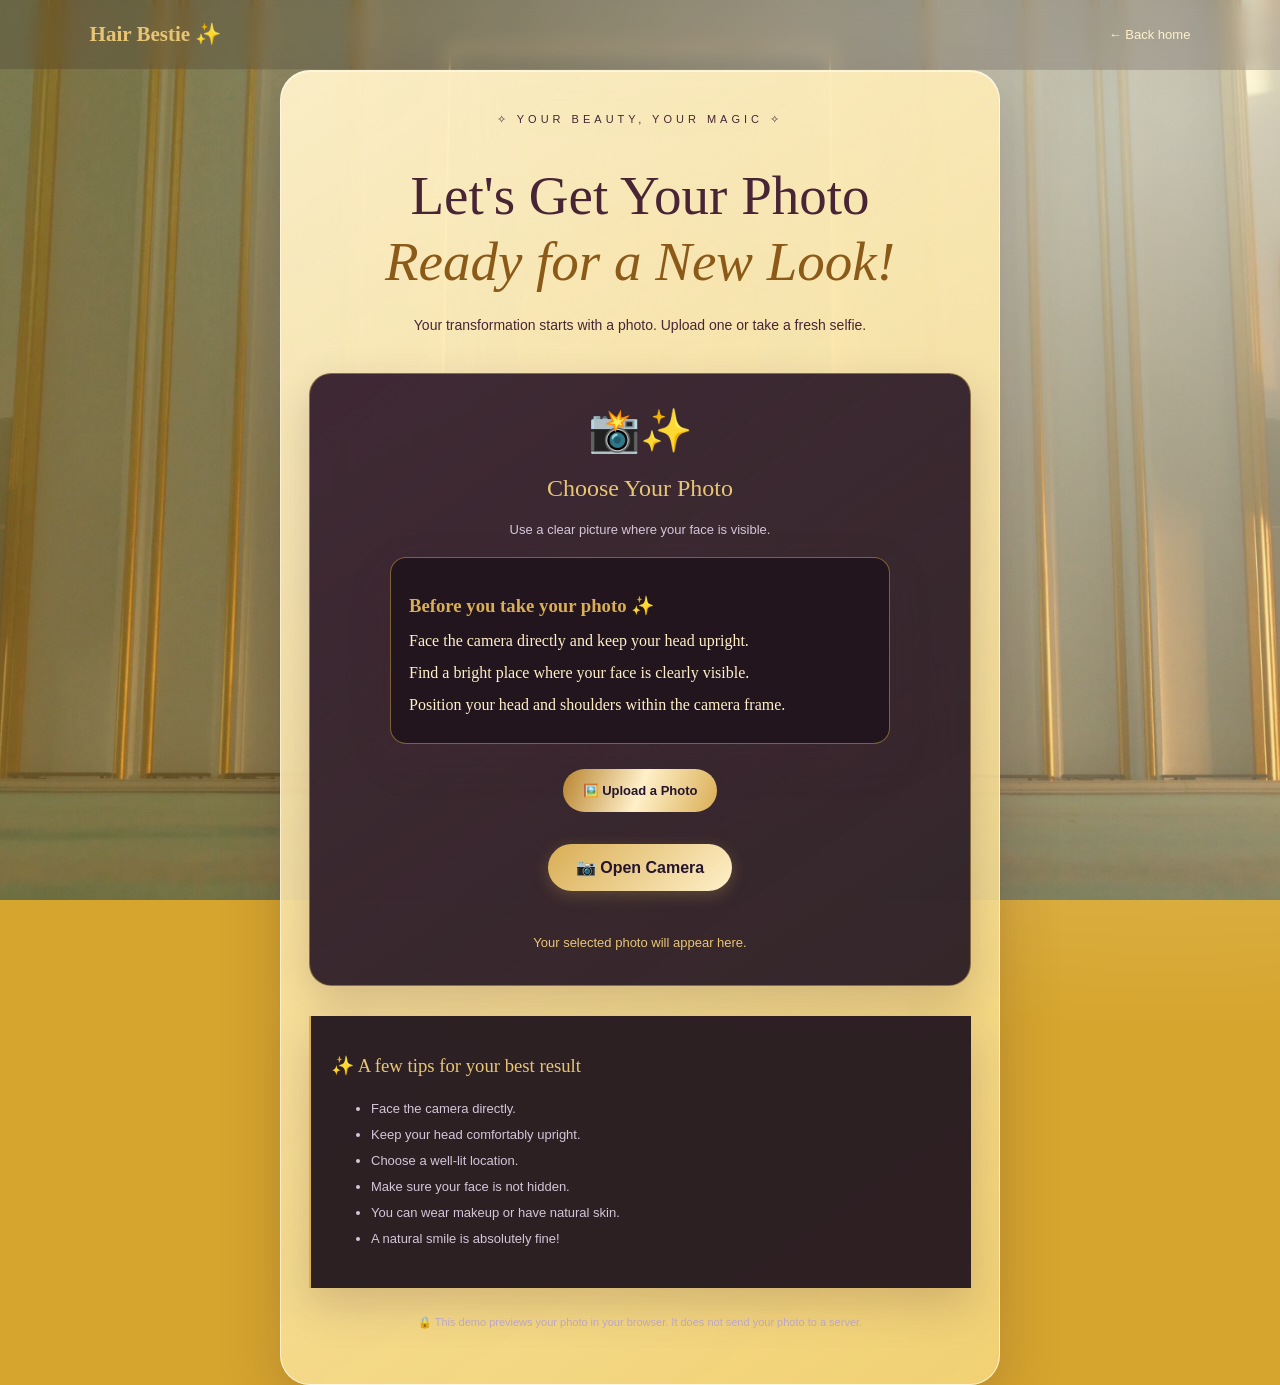
<file: photo-upload.html>
<!DOCTYPE html>
<html lang="en">
<head>
    <meta charset="UTF-8">
    <meta name="viewport" content="width=device-width, initial-scale=1.0">

    <title>Prepare Your Photo | Hair Bestie</title>

    <link rel="stylesheet" href="photo-upload.css">
    <link rel="stylesheet" href="assets/css/atelier-backgrounds.css">
</head>

<body class="atelier-page atelier-upload">

    <header>
        <a href="index.html" class="logo">Hair Bestie ✨</a>
        <a href="index.html" class="back-link">← Back home</a>
    </header>

    <main class="upload-page">

        <div class="eyebrow">✧ YOUR BEAUTY, YOUR MAGIC ✧</div>

        <h1>
            Let's Get Your Photo<br>
            <span>Ready for a New Look!</span>
        </h1>

        <p class="intro">
            Your transformation starts with a photo.
            Upload one or take a fresh selfie.
        </p>

        <section class="upload-card">

            <div class="camera-icon">📸✨</div>

            <h2>Choose Your Photo</h2>

            <p class="instruction">
                Use a clear picture where your face is visible.
            </p>

            <div class="camera-guidance">
                <h3>Before you take your photo ✨</h3>
                <p>Face the camera directly and keep your head upright.</p>
                <p>Find a bright place where your face is clearly visible.</p>
                <p>Position your head and shoulders within the camera frame.</p>
            </div>

            <div class="upload-actions">

                <!-- Upload an existing photo -->
                <input
                    type="file"
                    id="photoInput"
                    accept="image/*"
                >

                <label for="photoInput" class="action-button">
                    🖼️ Upload a Photo
                </label>

                <!-- Camera controls -->
                <div class="camera-controls">

                    <button
                        type="button"
                        id="startCamera"
                        class="action-button secondary"
                    >
                        📷 Open Camera
                    </button>

                    <div id="cameraArea" hidden>

                        <video
                            id="cameraPreview"
                            autoplay
                            playsinline
                        ></video>

                        <button type="button" id="captureSelfie">
                            Take My Selfie ✨
                        </button>

                        <button type="button" id="cancelCamera">
                            Cancel
                        </button>

                    </div>

                    <canvas id="cameraCanvas" hidden></canvas>

                </div>

            </div>

            <!-- Photo feedback -->
            <div id="photoMessage" role="status" aria-live="polite">
                Your selected photo will appear here.
            </div>

            <!-- Automatic photo analysis -->
            <div id="photoAnalysis" hidden aria-live="polite">

                <h3>Photo quality check ✨</h3>

                <ul id="analysisResults"></ul>

            </div>

            <!-- Photo preview -->
            <img
                id="photoPreview"
                alt="Preview of your selected photo"
            >

            <!-- Photo confirmation -->
            <div id="photoChecks" hidden>

                <h3>Is your photo ready? 💛</h3>

                <p class="check-intro">
                    Check these guidelines before continuing:
                </p>

                <label class="check-item">
                    <input type="checkbox" class="photoCheck">
                    My face is clearly visible.
                </label>

                <label class="check-item">
                    <input type="checkbox" class="photoCheck">
                    I'm facing the camera with my head upright.
                </label>

                <label class="check-item">
                    <input type="checkbox" class="photoCheck">
                    My face is well lit and not covered.
                </label>

                <button type="button" id="retakePhoto" hidden>
                    Retake Photo 📸
                </button>

                <button id="confirmPhoto" disabled>
                    My Photo Is Ready 💛
                </button>

                <button id="continueToHair" hidden>
                    Continue to Hairstyles ✨
                </button>

            </div>

        </section>

        <div class="photo-tips">

            <h3>✨ A few tips for your best result</h3>

            <ul>
                <li>Face the camera directly.</li>
                <li>Keep your head comfortably upright.</li>
                <li>Choose a well-lit location.</li>
                <li>Make sure your face is not hidden.</li>
                <li>You can wear makeup or have natural skin.</li>
                <li>A natural smile is absolutely fine!</li>
            </ul>

        </div>

        <p class="privacy-note">
            🔒 This demo previews your photo in your browser.
            It does not send your photo to a server.
        </p>

    </main>

    <script src="photo-upload.js"></script>

</body>
</html>
</file>
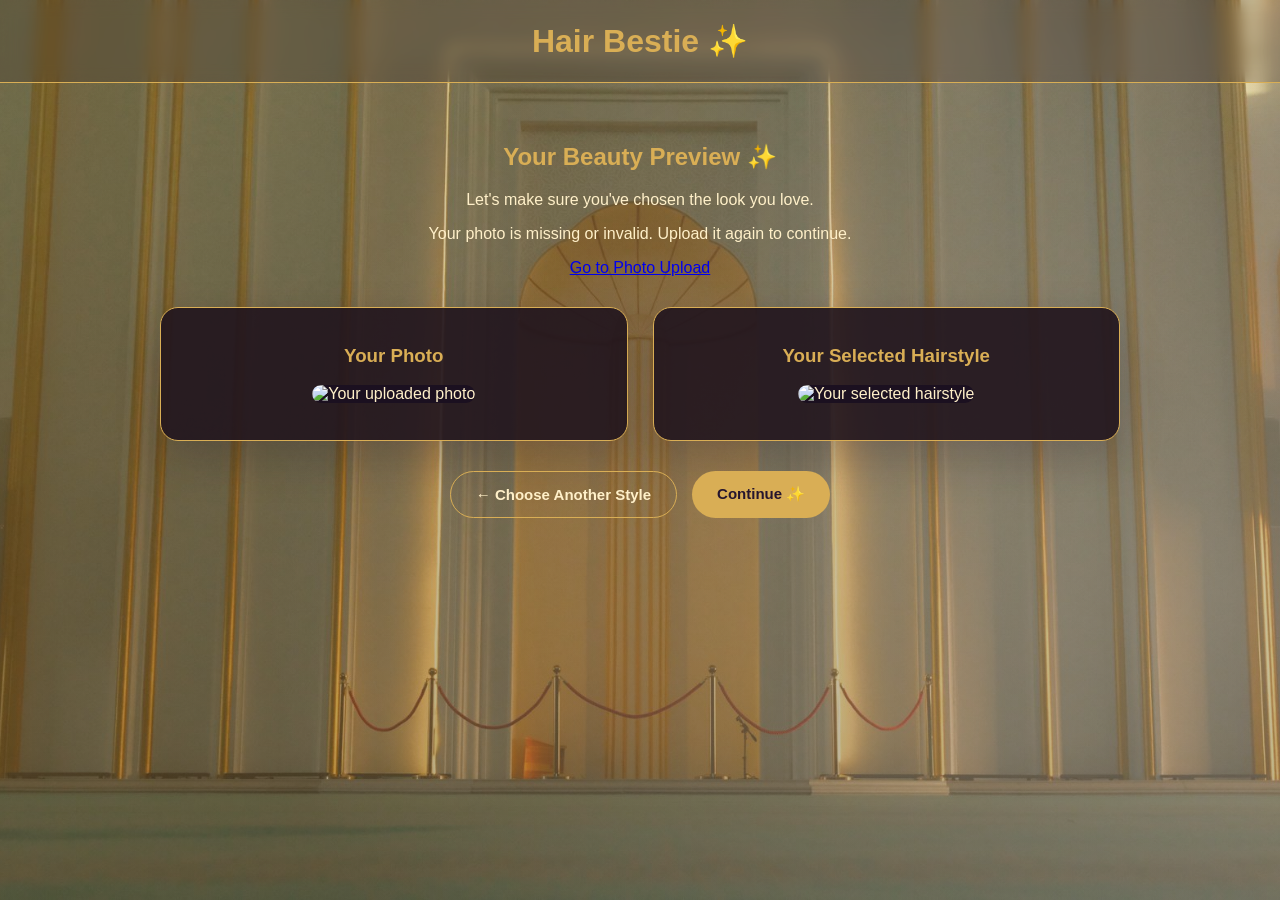
<file: preview.html>
<!DOCTYPE html>
<html lang="en">
<head>
    <meta charset="UTF-8">
    <meta name="viewport" content="width=device-width, initial-scale=1.0">
    <title>Your Preview | Hair Bestie</title>

    <style>
        * {
            box-sizing: border-box;
        }

        body {
            margin: 0;
            font-family: Arial, sans-serif;
            background: linear-gradient(135deg, #25152E, #492B49);
            color: #FFF0C9;
            min-height: 100vh;
        }

        header {
            padding: 22px;
            text-align: center;
            border-bottom: 1px solid #D9AE55;
        }

        header h1 {
            color: #D9AE55;
            margin: 0;
        }

        main {
            max-width: 1000px;
            margin: auto;
            padding: 40px 20px;
            text-align: center;
        }

        h2 {
            color: #D9AE55;
        }

        .preview-container {
            display: grid;
            grid-template-columns: repeat(2, minmax(0, 1fr));
            gap: 25px;
            margin-top: 30px;
        }

        .preview-card {
            background: rgba(255,255,255,0.07);
            border: 1px solid #D9AE55;
            border-radius: 18px;
            padding: 18px;
        }

        .preview-card img {
            width: 100%;
            height: 350px;
            object-fit: contain;
            background: #1B1020;
            border-radius: 12px;
        }

        .preview-card h3 {
            color: #D9AE55;
        }

        .buttons {
            display: flex;
            justify-content: center;
            flex-wrap: wrap;
            gap: 15px;
            margin-top: 30px;
        }

        button {
            padding: 14px 25px;
            border: none;
            border-radius: 30px;
            cursor: pointer;
            font-size: 15px;
            font-weight: bold;
        }

        .back {
            background: transparent;
            border: 1px solid #D9AE55;
            color: #FFF0C9;
        }

        .continue {
            background: #D9AE55;
            color: #25152E;
        }

        @media (max-width: 650px) {
            .preview-container {
                grid-template-columns: 1fr;
            }
        }
    </style>
    <link rel="stylesheet" href="assets/css/atelier-backgrounds.css">
</head>

<body class="atelier-page atelier-preview">

<header>
    <h1>Hair Bestie ✨</h1>
</header>

<main>
    <h2>Your Beauty Preview ✨</h2>
    <p>Let's make sure you've chosen the look you love.</p>
    <p id="previewMessage" role="status" hidden></p>
    <a id="previewRecovery" hidden></a>

    <div class="preview-container">

        <div class="preview-card">
            <h3>Your Photo</h3>
            <img id="userPhoto" alt="Your uploaded photo">
        </div>

        <div class="preview-card">
            <h3>Your Selected Hairstyle</h3>
            <img id="hairPhoto" alt="Your selected hairstyle">
            <h3 id="hairName"></h3>
        </div>

    </div>

    <div class="buttons">
        <button class="back" onclick="goBack()">
            ← Choose Another Style
        </button>

        <button class="continue" onclick="continueToTryOn()">
            Continue ✨
        </button>
    </div>
</main>

<script>
    const previewContainer = document.querySelector(".preview-container");
    const previewButtons = document.querySelector(".buttons");
    const previewMessage = document.getElementById("previewMessage");
    const previewRecovery = document.getElementById("previewRecovery");
    const userPhotoElement = document.getElementById("userPhoto");
    const hairPhotoElement = document.getElementById("hairPhoto");
    const continueButton = document.querySelector(".continue");

    function showRecovery(message, destination, label, hidePreview) {
        previewMessage.textContent = message;
        previewMessage.hidden = false;
        previewRecovery.href = destination;
        previewRecovery.textContent = label;
        previewRecovery.hidden = false;
        if (hidePreview) {
            previewContainer.hidden = true;
            previewButtons.hidden = true;
        }
    }

    let userPhoto = null;
    let selectedHair = null;
    let selectedHairImage = null;
    try {
        userPhoto = sessionStorage.getItem("hairstyleUserPhoto");
        selectedHair = sessionStorage.getItem("selectedHairStyle");
        selectedHairImage = sessionStorage.getItem("selectedHairImage");
    } catch (error) {
        console.error("Could not read preview data:", error);
        showRecovery(
            "Your saved photo could not be accessed. Please upload it again to continue.",
            "photo-upload.html",
            "Go to Photo Upload",
            true
        );
    }

    if (!previewMessage.hidden) {
        // Storage access failed; the recovery route is already displayed.
    } else if (!userPhoto || !userPhoto.startsWith("data:image/")) {
        showRecovery(
            "Your photo is missing or invalid. Upload it again to continue.",
            "photo-upload.html",
            "Go to Photo Upload",
            true
        );
    } else if (!selectedHair || !selectedHairImage) {
        showRecovery(
            "Your hairstyle selection is missing. Return to the gallery and choose a style.",
            "hairstyles.html",
            "Choose a Hairstyle",
            true
        );
    } else {
        userPhotoElement.onerror = function() {
            showRecovery(
                "Your saved photo could not be displayed. Upload it again to continue.",
                "photo-upload.html",
                "Go to Photo Upload",
                true
            );
        };
        hairPhotoElement.onerror = function() {
            hairPhotoElement.hidden = true;
            continueButton.disabled = true;
            showRecovery(
                "The selected hairstyle image could not be loaded. Choose another style from the gallery.",
                "hairstyles.html",
                "Choose Another Hairstyle",
                false
            );
        };

        document.getElementById("hairName").textContent = selectedHair;
        userPhotoElement.src = userPhoto;
        hairPhotoElement.src = selectedHairImage;
    }

    function goBack() {
        window.location.href = "hairstyles.html";
    }

    function continueToTryOn() {
        alert("Your selection is ready! The realistic hairstyle try-on feature is our next development stage.");
    }
</script>

</body>
</html>
</file>
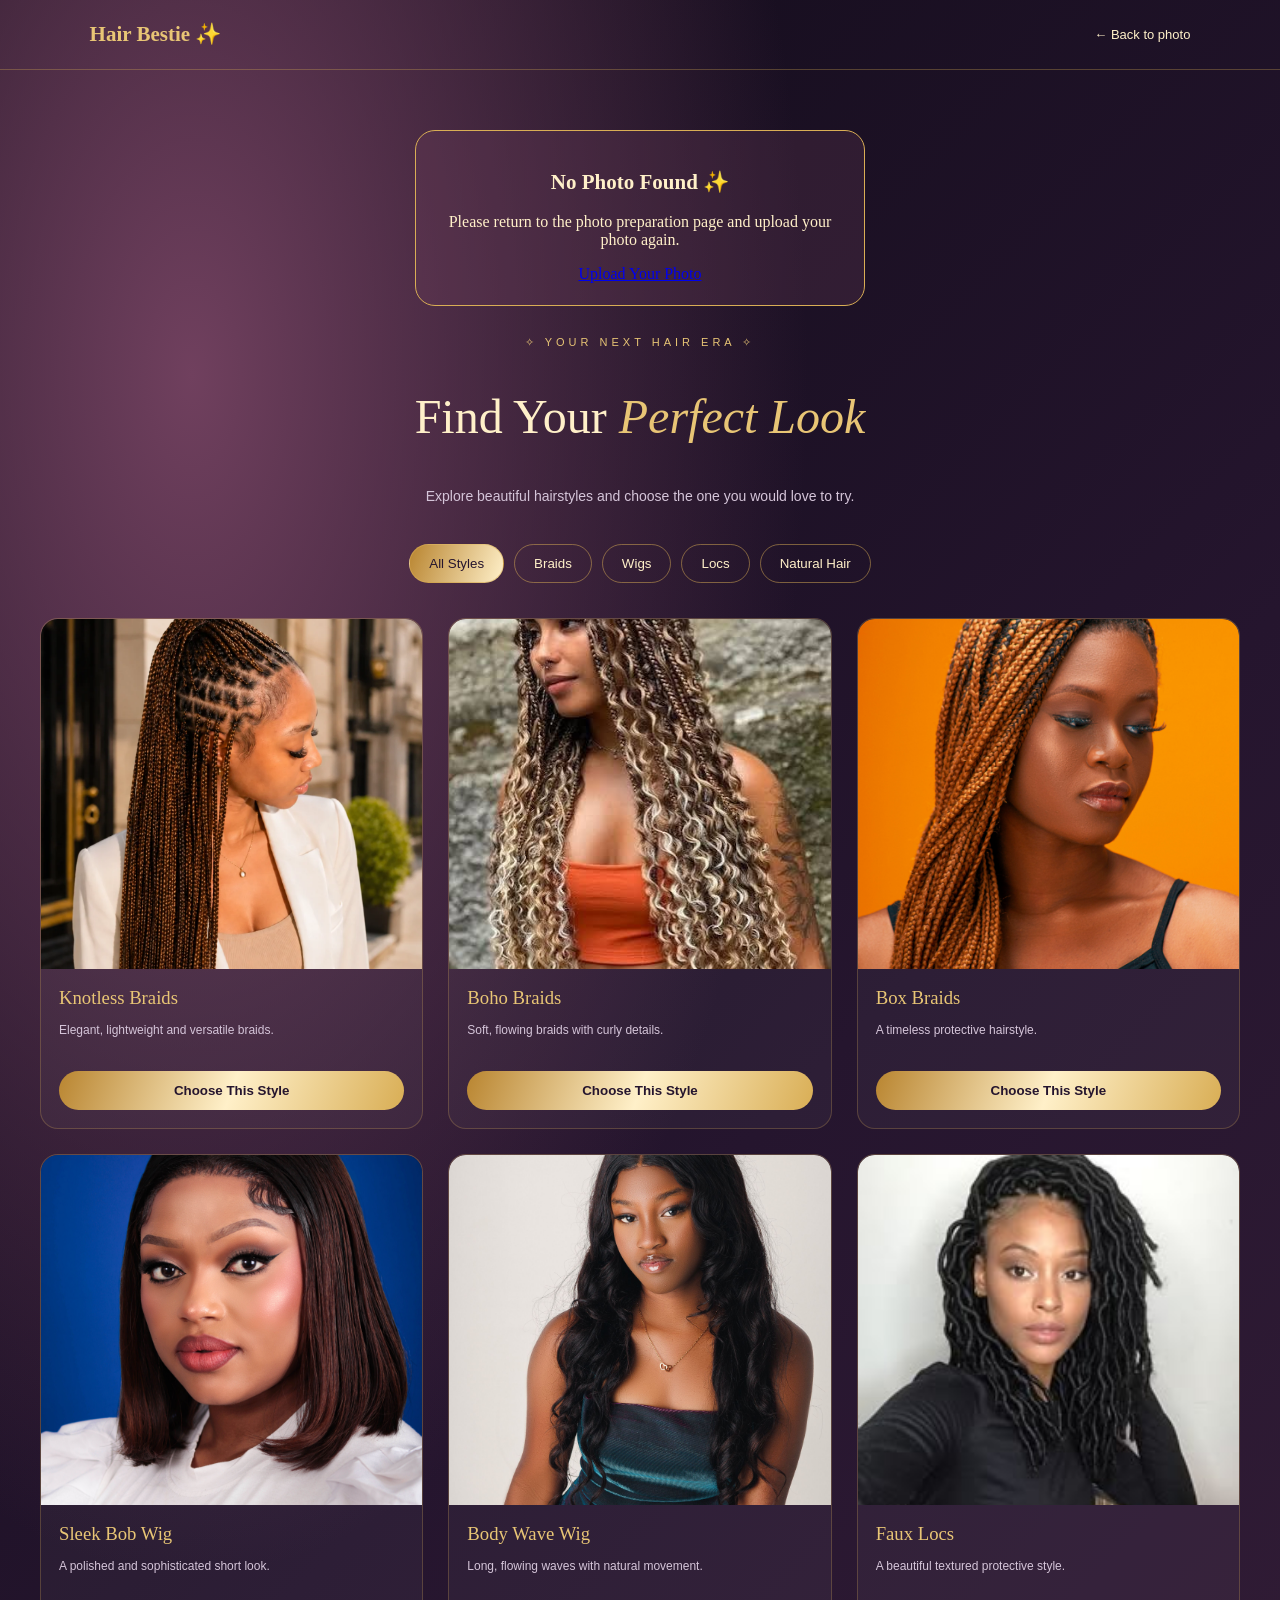
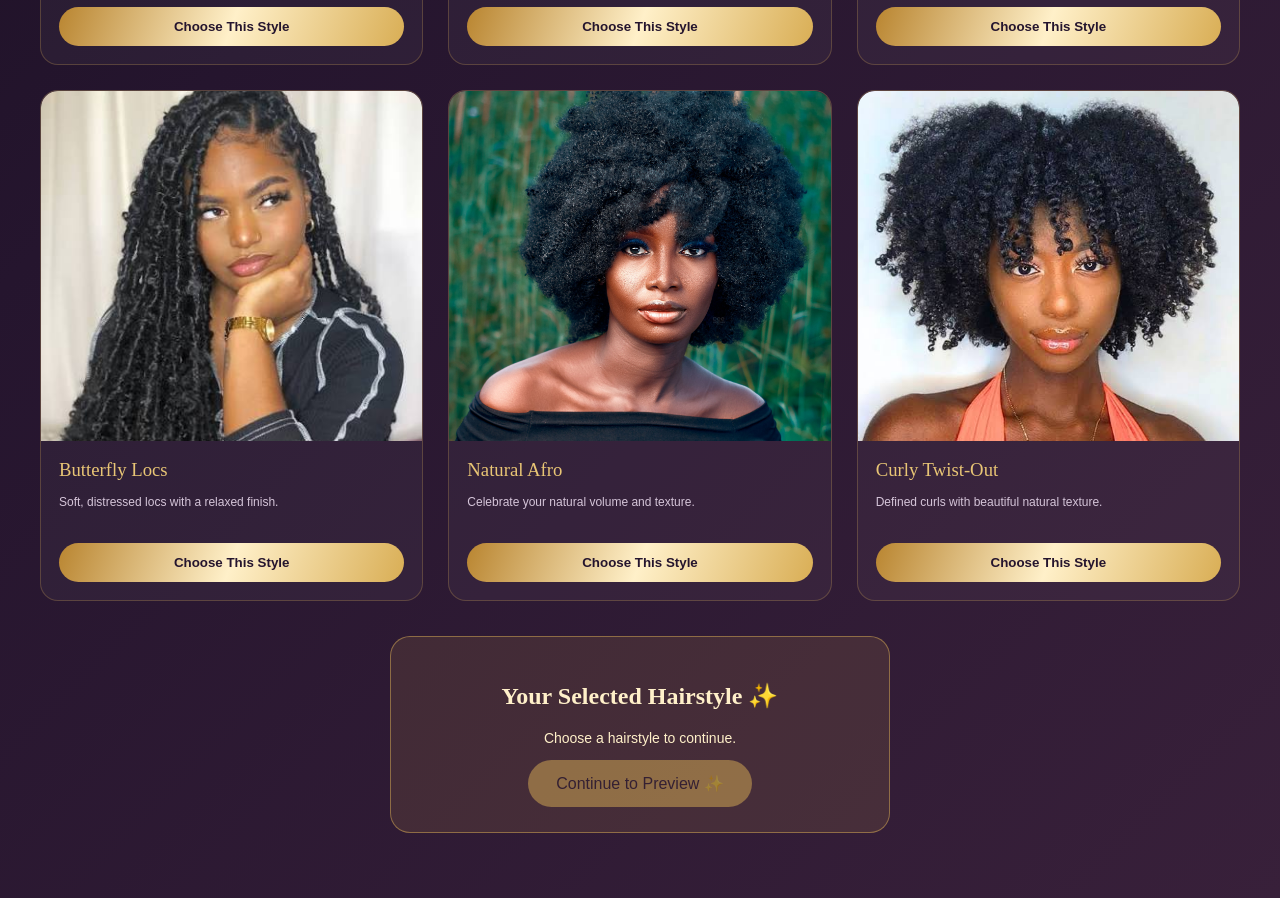
<file: _background-redesign-backup-2026-11-08/hairstyles.html>
<!DOCTYPE html>
<html lang="en">
<head>
<meta charset="UTF-8">
<meta name="viewport" content="width=device-width, initial-scale=1.0">
<title>Choose Your Hairstyle | Hair Bestie</title>

<style>
* {
    box-sizing: border-box;
}

body {
    margin: 0;
    font-family: Georgia, serif;
    color: #FFF0C9;
    background:
        radial-gradient(ellipse at 15% 15%, #70405E 0%, transparent 40%),
        linear-gradient(135deg, #100B18, #25152E, #38203A);
    min-height: 100vh;
}

header {
    padding: 22px 7%;
    display: flex;
    justify-content: space-between;
    align-items: center;
    border-bottom: 1px solid #D9AE5550;
}

.logo {
    color: #E8C575;
    font-weight: bold;
    font-size: 21px;
    text-decoration: none;
}

.back {
    color: #FFF0C9;
    text-decoration: none;
    font: 13px Arial, sans-serif;
}

main {
    width: 100%;
    max-width: 1400px;
    margin: 0 auto;
    padding: 30px 40px;
}

.intro {
    text-align: center;
    margin-bottom: 35px;
}

.eyebrow {
    color: #E8C575;
    font: 11px Arial, sans-serif;
    letter-spacing: 4px;
}

h1 {
    font-size: clamp(32px, 6vw, 48px);
    font-weight: normal;
}

h1 span {
    color: #E8C575;
    font-style: italic;
}

.intro p {
    color: #D5C5D9;
    font: 14px/1.8 Arial, sans-serif;
}

.filters {
    display: flex;
    justify-content: center;
    flex-wrap: wrap;
    gap: 10px;
    margin-bottom: 35px;
}

.filter {
    padding: 11px 19px;
    border-radius: 30px;
    border: 1px solid #D9AE5580;
    background: transparent;
    color: #FFF0C9;
    cursor: pointer;
}

.filter.active,
.filter:hover {
    background: linear-gradient(110deg, #B98530, #FFF0C9);
    color: #25152E;
}

.gallery {
    display: grid;
    grid-template-columns: repeat(3, minmax(0, 1fr));
    gap: 25px;
    width: 100%;
    margin: 30px auto;
    align-items: stretch;
}

.hair-card {
    background: #FFFFFF0A;
    border: 1px solid #D9AE5540;
    border-radius: 18px;
    overflow: hidden;
    transition: 0.25s;
}

.hair-card:hover {
    transform: translateY(-5px);
    border-color: #E8C575;
}

.hair-art {
    width: 100%;
    height: 350px;
    overflow: hidden;
    background: #25152E;
    border-radius: 16px 16px 0 0;
}

.hair-art img {
    width: 100%;
    height: 100%;
    display: block;
    object-fit: cover;
    object-position: center;
}

.hair-card:hover .hair-art img {
    transform: scale(1.05);
}

.hair-info {
    padding: 18px;
}

.hair-info h3 {
    color: #E8C575;
    font-weight: normal;
    margin: 0 0 8px;
}

.hair-info p {
    color: #D5C5D9;
    font: 12px/1.6 Arial, sans-serif;
    min-height: 38px;
}

.select-style {
    width: 100%;
    padding: 12px;
    border: 0;
    border-radius: 25px;
    background: linear-gradient(110deg, #B98530, #FFF0C9, #D9AE55);
    color: #25152E;
    font-weight: bold;
    cursor: pointer;
}

.select-style.selected {
    background: #70405E;
    color: #FFF0C9;
    border: 1px solid #D9AE55;
}

.selection-panel {
    max-width: 500px;
    margin: 35px auto;
    padding: 25px;
    text-align: center;
    border: 1px solid #D9AE5580;
    border-radius: 20px;
    background: rgba(217, 174, 85, 0.12);
}

#selectedName {
    color: #FFF0C9;
    font: 14px Arial, sans-serif;
}

#continueButton {
    padding: 14px 28px;
    border: 0;
    border-radius: 30px;
    background: #D9AE55;
    color: #25152E;
    font-size: 16px;
    cursor: pointer;
}

#continueButton:disabled {
    opacity: 0.5;
    cursor: not-allowed;
}

@media (max-width: 800px) {
    .gallery {
        grid-template-columns: repeat(2, minmax(0, 1fr));
    }
}

@media (max-width: 520px) {
    main {
        padding: 20px 15px;
    }

    .gallery {
        grid-template-columns: 1fr;
    }

    header {
        padding: 18px 5%;
    }

    .hair-art {
        height: 300px;
    }
}
.user-photo-section {
    width: 100%;
    max-width: 450px;
    margin: 30px auto;
    padding: 22px;
    text-align: center;
    background: rgba(112, 64, 94, 0.25);
    border: 1px solid #D9AE55;
    border-radius: 20px;
}

.user-photo-section h2 {
    color: #FFF0C9;
    font-size: 21px;
}

.user-photo-section img {
    display: block;
    width: 100%;
    max-width: 320px;
    height: auto;
    object-fit: contain;
    margin: 20px auto;
    border-radius: 18px;
}

.user-photo-section p {
    color: #FFF0C9;
}
</style>
</head>

<body>

<header>
    <a href="index.html" class="logo">Hair Bestie ✨</a>
    <a href="photo-upload.html" class="back">← Back to photo</a>
</header>

<main>
<section class="user-photo-section" id="userPhotoSection">
    <h2>Your Photo for the Transformation ✨</h2>

    <img
        id="userPhotoPreview"
        src=""
        alt="Your uploaded photo"
    >

    <p>Now let's find a hairstyle you love!</p>
</section>
    <section class="intro">
        <div class="eyebrow">✧ YOUR NEXT HAIR ERA ✧</div>

        <h1>Find Your <span>Perfect Look</span></h1>

        <p>
            Explore beautiful hairstyles and choose the one
            you would love to try.
        </p>
    </section>

    <section class="filters">
        <button class="filter active" data-filter="all">All Styles</button>
        <button class="filter" data-filter="braids">Braids</button>
        <button class="filter" data-filter="wigs">Wigs</button>
        <button class="filter" data-filter="locs">Locs</button>
        <button class="filter" data-filter="natural">Natural Hair</button>
    </section>


<section class="gallery">

    <!-- 1. Knotless Braids -->
    <article class="hair-card" data-category="braids">
        <div class="hair-art">
            <img src="hairstyle images/knotless braids.jpg"
                 alt="Knotless Braids">
        </div>
        <div class="hair-info">
            <h3>Knotless Braids</h3>
            <p>Elegant, lightweight and versatile braids.</p>
            <button class="select-style">Choose This Style</button>
        </div>
    </article>

    <!-- 2. Boho Braids -->
    <article class="hair-card" data-category="braids">
        <div class="hair-art">
            <img src="hairstyle images/boho braids.jfif"
                 alt="Boho Braids">
        </div>
        <div class="hair-info">
            <h3>Boho Braids</h3>
            <p>Soft, flowing braids with curly details.</p>
            <button class="select-style">Choose This Style</button>
        </div>
    </article>

    <!-- 3. Box Braids -->
    <article class="hair-card" data-category="braids">
        <div class="hair-art">
            <img src="hairstyle images/box braids.jpg"
                 alt="Box Braids">
        </div>
        <div class="hair-info">
            <h3>Box Braids</h3>
            <p>A timeless protective hairstyle.</p>
            <button class="select-style">Choose This Style</button>
        </div>
    </article>

    <!-- 4. Sleek Bob Wig -->
    <article class="hair-card" data-category="wigs">
        <div class="hair-art">
            <img src="hairstyle images/sleek bob wig.jpg"
                 alt="Sleek Bob Wig">
        </div>
        <div class="hair-info">
            <h3>Sleek Bob Wig</h3>
            <p>A polished and sophisticated short look.</p>
            <button class="select-style">Choose This Style</button>
        </div>
    </article>

    <!-- 5. Body Wave Wig -->
    <article class="hair-card" data-category="wigs">
        <div class="hair-art">
            <img src="hairstyle images/body wave wig.jpg"
                 alt="Body Wave Wig">
        </div>
        <div class="hair-info">
            <h3>Body Wave Wig</h3>
            <p>Long, flowing waves with natural movement.</p>
            <button class="select-style">Choose This Style</button>
        </div>
    </article>

    <!-- 6. Faux Locs -->
    <article class="hair-card" data-category="locs">
        <div class="hair-art">
            <img src="hairstyle images/faux locs.jpg"
                 alt="Faux Locs">
        </div>
        <div class="hair-info">
            <h3>Faux Locs</h3>
            <p>A beautiful textured protective style.</p>
            <button class="select-style">Choose This Style</button>
        </div>
    </article>

    <!-- 7. Butterfly Locs -->
    <article class="hair-card" data-category="locs">
        <div class="hair-art">
            <img src="hairstyle images/butterfly locs.jfif"
                 alt="Butterfly Locs">
        </div>
        <div class="hair-info">
            <h3>Butterfly Locs</h3>
            <p>Soft, distressed locs with a relaxed finish.</p>
            <button class="select-style">Choose This Style</button>
        </div>
    </article>

    <!-- 8. Natural Afro -->
    <article class="hair-card" data-category="natural">
        <div class="hair-art">
            <img src="hairstyle images/natural afro.jpg"
                 alt="Natural Afro">
        </div>
        <div class="hair-info">
            <h3>Natural Afro</h3>
            <p>Celebrate your natural volume and texture.</p>
            <button class="select-style">Choose This Style</button>
        </div>
    </article>

    <!-- 9. Curly Twist-Out -->
    <article class="hair-card" data-category="natural">
        <div class="hair-art">
            <img src="hairstyle images/curly twist-out.jfif"
                 alt="Curly Twist-Out">
        </div>
        <div class="hair-info">
            <h3>Curly Twist-Out</h3>
            <p>Defined curls with beautiful natural texture.</p>
            <button class="select-style">Choose This Style</button>
        </div>
    </article>
</section>

<!-- SELECTED HAIRSTYLE PANEL -->
<div class="selection-panel" id="selectionPanel">

    <h2>Your Selected Hairstyle ✨</h2>

    <p id="selectedName">
        Choose a hairstyle to continue.
    </p>

    <button
        type="button"
        id="continueButton"
        disabled
    >
        Continue to Preview ✨
    </button>

</div>

</main>

<script>
const filterButtons = document.querySelectorAll(".filter");
const cards = document.querySelectorAll(".hair-card");
const selectButtons = document.querySelectorAll(".select-style");

const selectedName = document.getElementById("selectedName");
const continueButton = document.getElementById("continueButton");

let chosenStyle = "";
let chosenCard = null;

filterButtons.forEach(function(button) {

    button.addEventListener("click", function() {

        filterButtons.forEach(function(item) {
            item.classList.remove("active");
        });

        button.classList.add("active");

        const category = button.dataset.filter;

        cards.forEach(function(card) {

            if (category === "all" ||
                card.dataset.category === category) {

                card.style.display = "block";

            } else {

                card.style.display = "none";

            }

        });

    });

});

selectButtons.forEach(function(button) {

    button.addEventListener("click", function() {

        selectButtons.forEach(function(item) {
            item.textContent = "Choose This Style";
            item.classList.remove("selected");
        });

        button.textContent = "Selected ✓";
        button.classList.add("selected");

        chosenStyle = button.parentElement.querySelector("h3").textContent;
        chosenCard = button.closest(".hair-card");

        selectedName.textContent = chosenStyle;

        continueButton.disabled = false;

    });

});


continueButton.addEventListener("click", function() {

    if (!chosenStyle || !chosenCard) return;

    const hairImage = chosenCard.querySelector("img").src;

    sessionStorage.setItem("selectedHairStyle", chosenStyle);
    sessionStorage.setItem("selectedHairImage", hairImage);

    window.location.href = "preview.html";

});


// ========================================
// DISPLAY THE USER'S CONFIRMED PHOTO
// ========================================

const savedPhoto = sessionStorage.getItem("hairstyleUserPhoto");

const userPhotoSection =
    document.getElementById("userPhotoSection");

const userPhotoPreview =
    document.getElementById("userPhotoPreview");

if (savedPhoto && userPhotoPreview) {

    userPhotoPreview.src = savedPhoto;

    userPhotoSection.hidden = false;

} else {

    console.error("No confirmed user photo was found.");

    if (userPhotoSection) {
        userPhotoSection.hidden = false;
        userPhotoSection.innerHTML = `
            <h2>No Photo Found ✨</h2>
            <p>Please return to the photo preparation page and upload your photo again.</p>
            <a href="photo-upload.html">Upload Your Photo</a>
        `;
    }
}

</script>

</body>
</html>
</file>
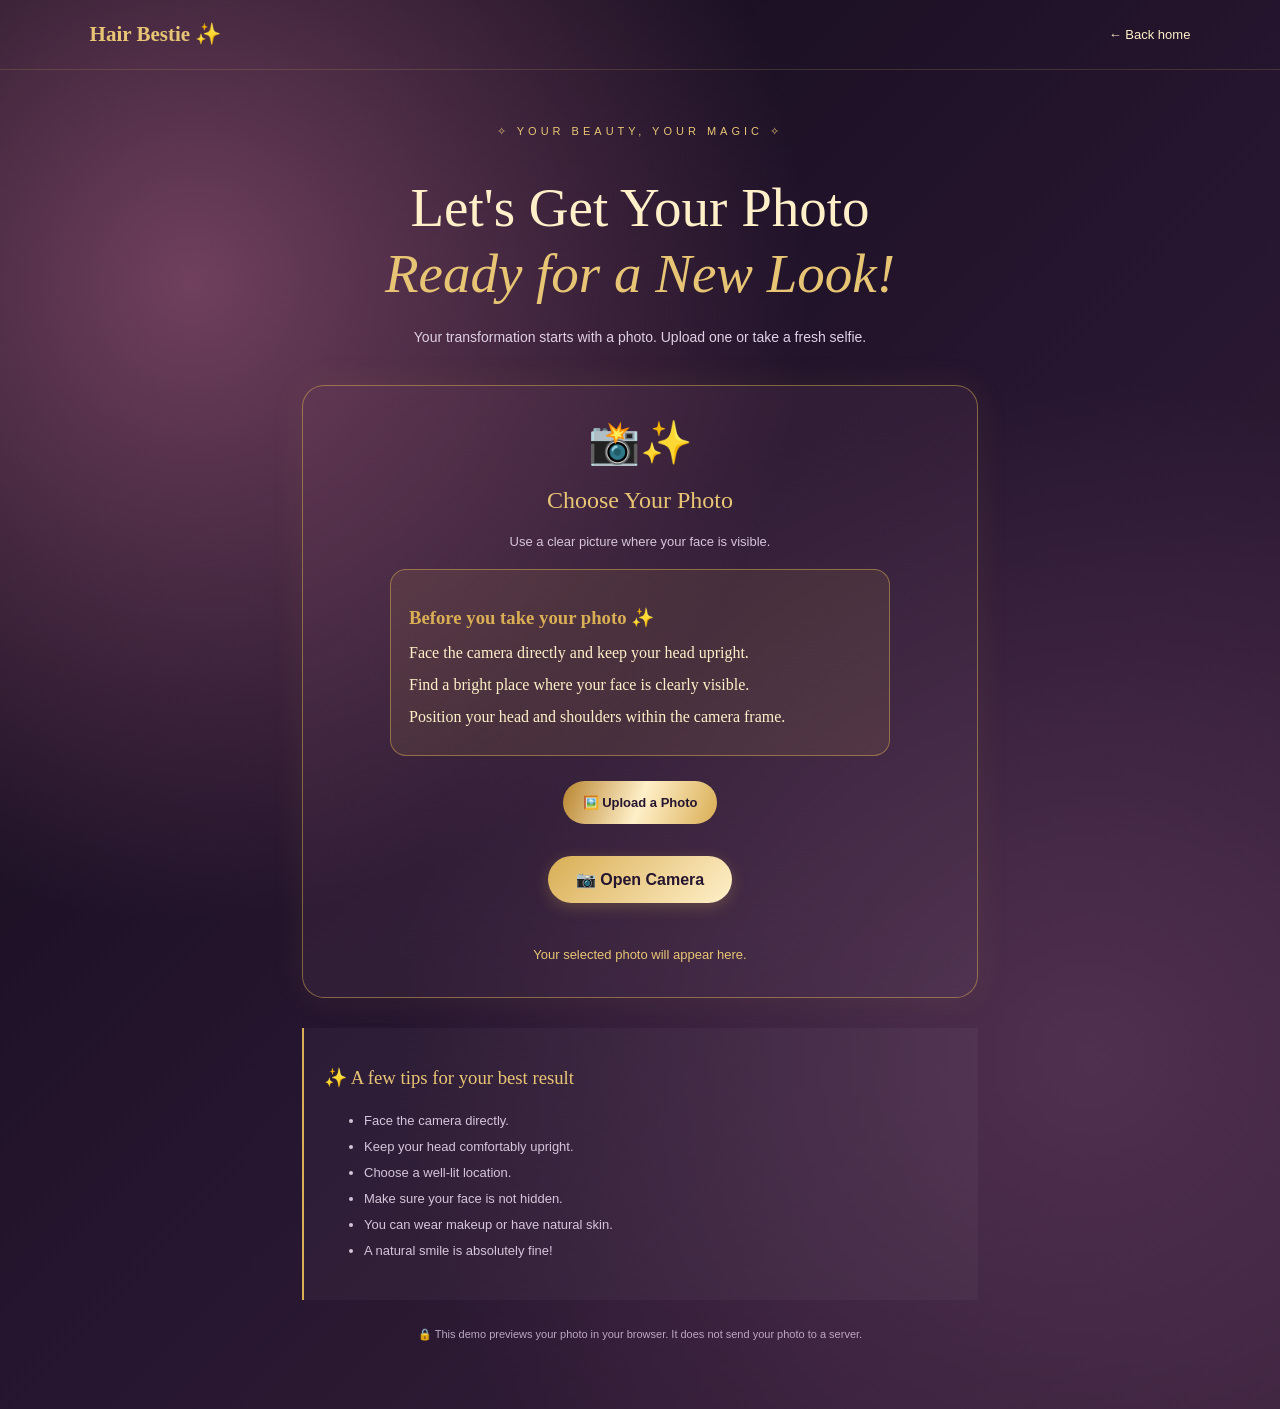
<file: _background-redesign-backup-2026-11-08/photo-upload.html>
<!DOCTYPE html>
<html lang="en">
<head>
    <meta charset="UTF-8">
    <meta name="viewport" content="width=device-width, initial-scale=1.0">

    <title>Prepare Your Photo | Hair Bestie</title>

    <link rel="stylesheet" href="photo-upload.css">
</head>

<body>

    <header>
        <a href="index.html" class="logo">Hair Bestie ✨</a>
        <a href="index.html" class="back-link">← Back home</a>
    </header>

    <main class="upload-page">

        <div class="eyebrow">✧ YOUR BEAUTY, YOUR MAGIC ✧</div>

        <h1>
            Let's Get Your Photo<br>
            <span>Ready for a New Look!</span>
        </h1>

        <p class="intro">
            Your transformation starts with a photo.
            Upload one or take a fresh selfie.
        </p>

        <section class="upload-card">

            <div class="camera-icon">📸✨</div>

            <h2>Choose Your Photo</h2>

            <p class="instruction">
                Use a clear picture where your face is visible.
            </p>

            <div class="camera-guidance">
                <h3>Before you take your photo ✨</h3>
                <p>Face the camera directly and keep your head upright.</p>
                <p>Find a bright place where your face is clearly visible.</p>
                <p>Position your head and shoulders within the camera frame.</p>
            </div>

            <div class="upload-actions">

                <!-- Upload an existing photo -->
                <input
                    type="file"
                    id="photoInput"
                    accept="image/*"
                >

                <label for="photoInput" class="action-button">
                    🖼️ Upload a Photo
                </label>

                <!-- Camera controls -->
                <div class="camera-controls">

                    <button
                        type="button"
                        id="startCamera"
                        class="action-button secondary"
                    >
                        📷 Open Camera
                    </button>

                    <div id="cameraArea" hidden>

                        <video
                            id="cameraPreview"
                            autoplay
                            playsinline
                        ></video>

                        <button type="button" id="captureSelfie">
                            Take My Selfie ✨
                        </button>

                        <button type="button" id="cancelCamera">
                            Cancel
                        </button>

                    </div>

                    <canvas id="cameraCanvas" hidden></canvas>

                </div>

            </div>

            <!-- Photo feedback -->
            <div id="photoMessage" role="status" aria-live="polite">
                Your selected photo will appear here.
            </div>

            <!-- Automatic photo analysis -->
            <div id="photoAnalysis" hidden aria-live="polite">

                <h3>Photo quality check ✨</h3>

                <ul id="analysisResults"></ul>

            </div>

            <!-- Photo preview -->
            <img
                id="photoPreview"
                alt="Preview of your selected photo"
            >

            <!-- Photo confirmation -->
            <div id="photoChecks" hidden>

                <h3>Is your photo ready? 💛</h3>

                <p class="check-intro">
                    Check these guidelines before continuing:
                </p>

                <label class="check-item">
                    <input type="checkbox" class="photoCheck">
                    My face is clearly visible.
                </label>

                <label class="check-item">
                    <input type="checkbox" class="photoCheck">
                    I'm facing the camera with my head upright.
                </label>

                <label class="check-item">
                    <input type="checkbox" class="photoCheck">
                    My face is well lit and not covered.
                </label>

                <button type="button" id="retakePhoto" hidden>
                    Retake Photo 📸
                </button>

                <button id="confirmPhoto" disabled>
                    My Photo Is Ready 💛
                </button>

                <button id="continueToHair" hidden>
                    Continue to Hairstyles ✨
                </button>

            </div>

        </section>

        <div class="photo-tips">

            <h3>✨ A few tips for your best result</h3>

            <ul>
                <li>Face the camera directly.</li>
                <li>Keep your head comfortably upright.</li>
                <li>Choose a well-lit location.</li>
                <li>Make sure your face is not hidden.</li>
                <li>You can wear makeup or have natural skin.</li>
                <li>A natural smile is absolutely fine!</li>
            </ul>

        </div>

        <p class="privacy-note">
            🔒 This demo previews your photo in your browser.
            It does not send your photo to a server.
        </p>

    </main>

    <script src="photo-upload.js"></script>

</body>
</html>
</file>
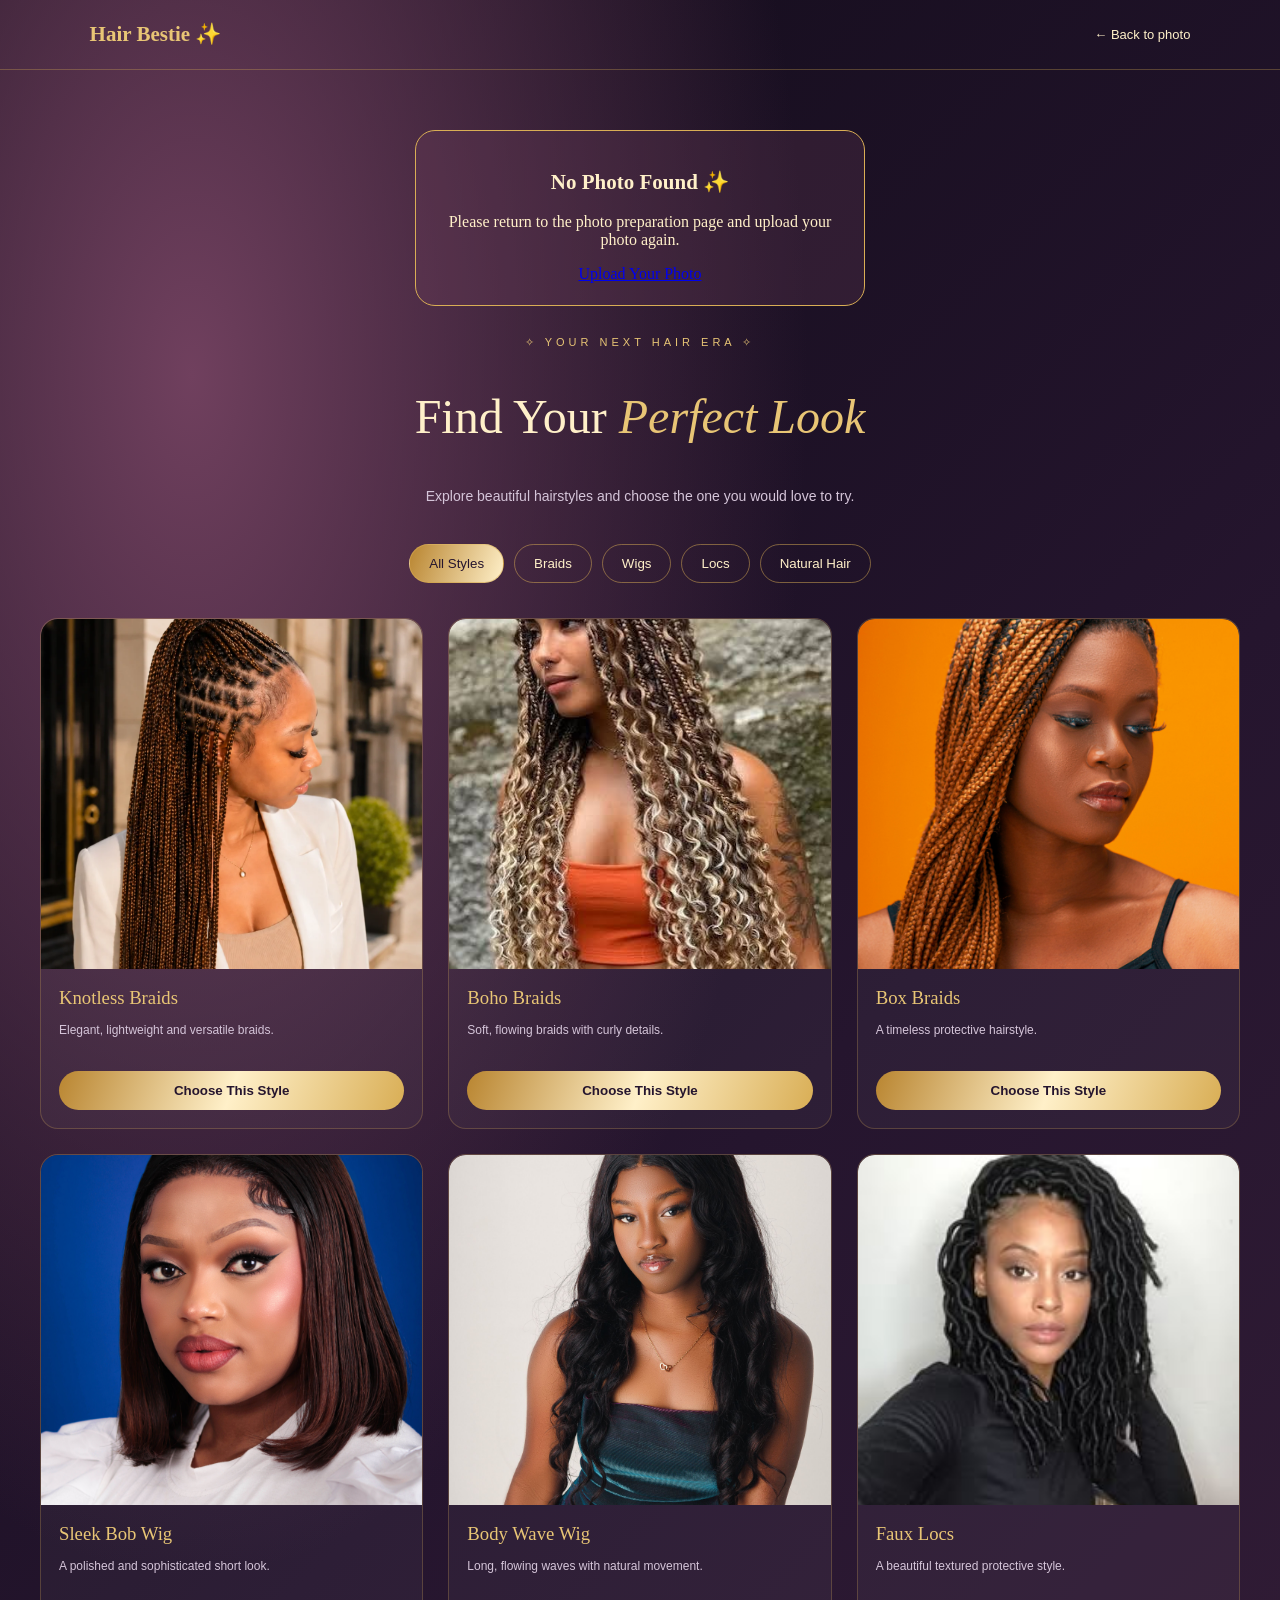
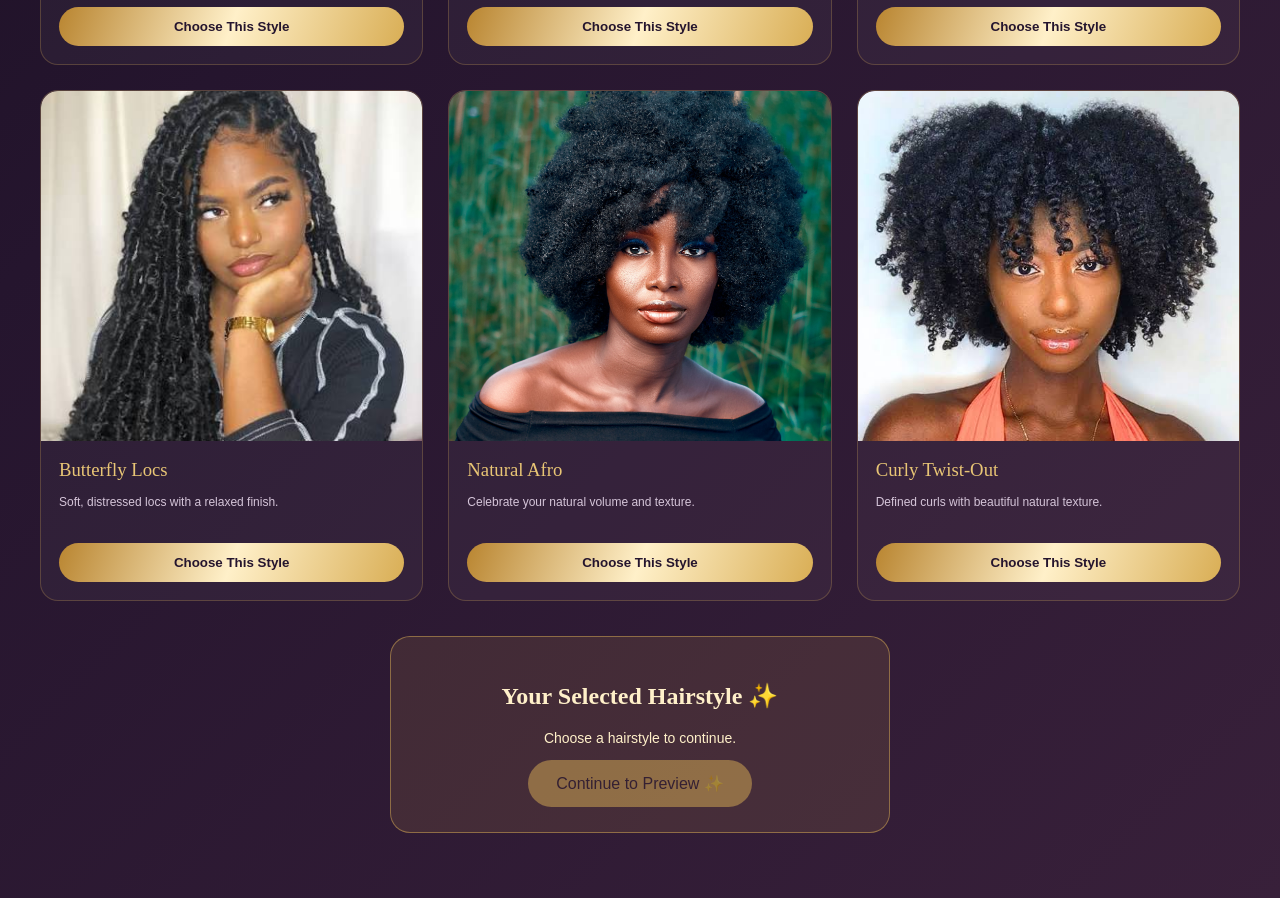
<file: _background-redesign-backup-2026-11-08/preview.html>
<!DOCTYPE html>
<html lang="en">
<head>
    <meta charset="UTF-8">
    <meta name="viewport" content="width=device-width, initial-scale=1.0">
    <title>Your Preview | Hair Bestie</title>

    <style>
        * {
            box-sizing: border-box;
        }

        body {
            margin: 0;
            font-family: Arial, sans-serif;
            background: linear-gradient(135deg, #25152E, #492B49);
            color: #FFF0C9;
            min-height: 100vh;
        }

        header {
            padding: 22px;
            text-align: center;
            border-bottom: 1px solid #D9AE55;
        }

        header h1 {
            color: #D9AE55;
            margin: 0;
        }

        main {
            max-width: 1000px;
            margin: auto;
            padding: 40px 20px;
            text-align: center;
        }

        h2 {
            color: #D9AE55;
        }

        .preview-container {
            display: grid;
            grid-template-columns: repeat(2, minmax(0, 1fr));
            gap: 25px;
            margin-top: 30px;
        }

        .preview-card {
            background: rgba(255,255,255,0.07);
            border: 1px solid #D9AE55;
            border-radius: 18px;
            padding: 18px;
        }

        .preview-card img {
            width: 100%;
            height: 350px;
            object-fit: contain;
            background: #1B1020;
            border-radius: 12px;
        }

        .preview-card h3 {
            color: #D9AE55;
        }

        .buttons {
            display: flex;
            justify-content: center;
            flex-wrap: wrap;
            gap: 15px;
            margin-top: 30px;
        }

        button {
            padding: 14px 25px;
            border: none;
            border-radius: 30px;
            cursor: pointer;
            font-size: 15px;
            font-weight: bold;
        }

        .back {
            background: transparent;
            border: 1px solid #D9AE55;
            color: #FFF0C9;
        }

        .continue {
            background: #D9AE55;
            color: #25152E;
        }

        @media (max-width: 650px) {
            .preview-container {
                grid-template-columns: 1fr;
            }
        }
    </style>
</head>

<body>

<header>
    <h1>Hair Bestie ✨</h1>
</header>

<main>
    <h2>Your Beauty Preview ✨</h2>
    <p>Let's make sure you've chosen the look you love.</p>

    <div class="preview-container">

        <div class="preview-card">
            <h3>Your Photo</h3>
            <img id="userPhoto" alt="Your uploaded photo">
        </div>

        <div class="preview-card">
            <h3>Your Selected Hairstyle</h3>
            <img id="hairPhoto" alt="Your selected hairstyle">
            <h3 id="hairName"></h3>
        </div>

    </div>

    <div class="buttons">
        <button class="back" onclick="goBack()">
            ← Choose Another Style
        </button>

        <button class="continue" onclick="continueToTryOn()">
            Continue ✨
        </button>
    </div>
</main>

<script>
    const userPhoto = sessionStorage.getItem("hairstyleUserPhoto");
    const selectedHair = sessionStorage.getItem("selectedHairStyle");
    const selectedHairImage = sessionStorage.getItem("selectedHairImage");

    if (!userPhoto || !selectedHair || !selectedHairImage) {
        alert("Your photo or hairstyle selection is missing. Please select them again.");
        window.location.href = "hairstyles.html";
    } else {
        document.getElementById("userPhoto").src = userPhoto;
        document.getElementById("hairPhoto").src = selectedHairImage;
        document.getElementById("hairName").textContent = selectedHair;
    }

    function goBack() {
        window.location.href = "hairstyles.html";
    }

    function continueToTryOn() {
        alert("Your selection is ready! The realistic hairstyle try-on feature is our next development stage.");
    }
</script>

</body>
</html>
</file>
<file: assets/css/atelier-backgrounds.css>
/* The same real golden architecture anchors four distinct page atmospheres. */
.atelier-page {
    min-height: 100vh;
    background-color: #d6a52e;
    background-image:
        linear-gradient(180deg, var(--realm-shade-top), var(--realm-shade-bottom)),
        radial-gradient(ellipse at var(--realm-light-x, 50%) var(--realm-light-y, 44%), var(--realm-light), transparent 56%),
        linear-gradient(112deg, rgba(214, 165, 46, .38), rgba(244, 215, 125, .20) 48%, rgba(169, 109, 37, .30)),
        url("../backgrounds/golden-realm-architecture-photo.jpg");
    background-blend-mode: normal, screen, normal, normal;
    background-size: cover, 190% 180%, 220% 100%, cover;
    background-position: center, 0% 48%, 0% 50%, var(--realm-photo-position, center);
    background-repeat: no-repeat;
    background-attachment: fixed;
}

.atelier-home {
    --realm-shade-top: rgba(33, 21, 29, .08);
    --realm-shade-bottom: rgba(33, 21, 29, .34);
    --realm-light: rgba(255, 241, 201, .38);
    --realm-light-x: 52%;
    --realm-light-y: 34%;
    --realm-photo-position: 50% 42%;
}

.atelier-upload {
    --realm-shade-top: rgba(255, 241, 201, .02);
    --realm-shade-bottom: rgba(169, 109, 37, .14);
    --realm-light: rgba(255, 253, 240, .60);
    --realm-light-x: 48%;
    --realm-light-y: 28%;
    --realm-photo-position: 50% 52%;
}

.atelier-collection {
    --realm-shade-top: rgba(72, 37, 53, .17);
    --realm-shade-bottom: rgba(33, 21, 29, .39);
    --realm-light: rgba(244, 215, 125, .28);
    --realm-light-x: 76%;
    --realm-light-y: 34%;
    --realm-photo-position: 50% 46%;
}

.atelier-preview {
    --realm-shade-top: rgba(72, 37, 53, .12);
    --realm-shade-bottom: rgba(33, 21, 29, .30);
    --realm-light: rgba(255, 241, 201, .38);
    --realm-light-x: 52%;
    --realm-light-y: 58%;
    --realm-photo-position: 54% 60%;
}

/* Replace the old star field with architectural lighting and soft glass. */
.atelier-home .sparkles {
    display: none;
}

.atelier-page header {
    background: rgba(33, 21, 29, .18);
    -webkit-backdrop-filter: blur(8px);
    backdrop-filter: blur(8px);
}

.atelier-home .hero .content {
    width: 100%;
    min-width: 0;
    padding: clamp(24px, 4vw, 38px);
    border: 1px solid rgba(244, 215, 125, .52);
    border-radius: 30px;
    background: rgba(33, 21, 29, .68);
    box-shadow: 0 24px 65px rgba(33, 21, 29, .28), inset 0 1px rgba(255, 241, 201, .10);
    -webkit-backdrop-filter: blur(10px);
    backdrop-filter: blur(10px);
}

/* A bright champagne-glass room with ink-colored copy and a dark work surface. */
.atelier-upload .upload-page {
    padding: 42px 28px;
    border: 1px solid rgba(255, 253, 240, .72);
    border-radius: 30px;
    color: #482535;
    background: linear-gradient(145deg, rgba(255, 241, 201, .96), rgba(244, 215, 125, .88));
    box-shadow: 0 24px 60px rgba(72, 37, 53, .22), inset 0 1px rgba(255, 255, 255, .65);
}

.atelier-upload .eyebrow,
.atelier-upload h1,
.atelier-upload .intro {
    color: #482535;
}

.atelier-upload h1 span {
    color: #8c5a18;
}

.atelier-upload .upload-card,
.atelier-upload .camera-guidance,
.atelier-upload #photoChecks,
.atelier-upload .photo-tips {
    background-color: rgba(33, 21, 29, .94);
    box-shadow: 0 16px 42px rgba(72, 37, 53, .20);
}

/* Dark cards keep the hairstyle gallery and real user photo in focus. */
.atelier-collection .hair-card,
.atelier-collection .selection-panel,
.atelier-collection .user-photo-section,
.atelier-preview .preview-card {
    background-color: rgba(33, 21, 29, .90);
    box-shadow: 0 18px 44px rgba(33, 21, 29, .24);
}

/* A slow reflection travels over the gold without covering the page content. */
@media (hover: hover) and (prefers-reduced-motion: no-preference) {
    .atelier-page {
        animation: golden-realm-light 38s ease-in-out infinite alternate;
    }
}

@keyframes golden-realm-light {
    from { background-position: center, 0% 48%, 0% 50%, var(--realm-photo-position, center); }
    to { background-position: center, 100% 52%, 100% 50%, var(--realm-photo-position, center); }
}

@media (max-width: 700px) {
    .atelier-page {
        background-attachment: scroll;
        background-size: cover, 220% 170%, 220% 100%, cover;
    }

    .atelier-upload .upload-page {
        padding: 30px 18px;
    }
}

@media (max-width: 600px) {
    .atelier-home header {
        min-width: 0;
        flex-wrap: wrap;
    }

    .atelier-home .menu {
        text-align: right;
        white-space: normal;
    }

    .atelier-home .hero {
        width: 100%;
        min-width: 0;
    }

    .atelier-home .hero .content {
        flex: 0 1 calc(100vw - 40px);
        width: calc(100vw - 40px);
        max-width: calc(100vw - 40px);
    }

    .atelier-home .description {
        max-width: 100%;
    }

    .atelier-home .promise {
        letter-spacing: 1px;
    }

    .atelier-home .features {
        width: 100%;
    }
}

@media (prefers-reduced-motion: reduce) {
    .atelier-page {
        animation: none !important;
    }
}
</file>
<file: photo-upload.css>
* {
    box-sizing: border-box;
}

body {
    margin: 0;
    min-height: 100vh;
    font-family: Georgia, serif;
    color: #FFF0C9;
    background:
        radial-gradient(ellipse at 15% 20%, #70405E 0%, transparent 40%),
        radial-gradient(ellipse at 85% 75%, #50304F 0%, transparent 45%),
        linear-gradient(135deg, #100B18, #25152E, #38203A);
}

header {
    display: flex;
    justify-content: space-between;
    align-items: center;
    padding: 22px 7%;
    border-bottom: 1px solid #D9AE5530;
}

.logo {
    color: #E8C575;
    font-size: 21px;
    font-weight: bold;
    text-decoration: none;
}

.back-link {
    color: #FFF0C9;
    font: 13px Arial, sans-serif;
    text-decoration: none;
}

.upload-page {
    max-width: 720px;
    margin: auto;
    padding: 55px 22px;
    text-align: center;
}

.eyebrow {
    color: #E8C575;
    font: 11px Arial, sans-serif;
    letter-spacing: 4px;
    margin-bottom: 22px;
}

h1 {
    font-size: clamp(34px, 7vw, 55px);
    font-weight: normal;
    line-height: 1.2;
    margin-bottom: 18px;
}

h1 span {
    color: #E8C575;
    font-style: italic;
}

.intro {
    color: #E0D0E4;
    font: 14px/1.8 Arial, sans-serif;
    margin-bottom: 35px;
}

.upload-card {
    padding: 32px 22px;
    border: 1px solid #D9AE5580;
    border-radius: 22px;
    background: linear-gradient(145deg, #70405E40, #FFFFFF08);
    box-shadow: 0 0 35px #D9AE5515;
}

.camera-icon {
    font-size: 42px;
}

.upload-card h2 {
    color: #E8C575;
    font-size: 24px;
    font-weight: normal;
}

.instruction {
    color: #D5C5D9;
    font: 13px Arial, sans-serif;
}

.upload-actions {
    display: flex;
    flex-wrap: wrap;
    justify-content: center;
    gap: 12px;
    margin-top: 25px;
}

#photoInput,
#cameraInput {
    position: absolute;
    width: 1px;
    height: 1px;
    opacity: 0;
    overflow: hidden;
}

.action-button {
    display: inline-block;
    padding: 14px 20px;
    border-radius: 30px;
    background: linear-gradient(110deg, #B98530, #FFF0C9, #D9AE55);
    color: #25152E;
    font: bold 13px Arial, sans-serif;
    cursor: pointer;
}

.action-button.secondary {
    color: #FFF0C9;
    background: #70405E;
    border: 1px solid #D9AE55;
}

.action-button:focus-visible {
    outline: 2px solid #FFF0C9;
    outline-offset: 4px;
}

#photoMessage {
    color: #E8C575;
    font: 13px/1.6 Arial, sans-serif;
    margin-top: 22px;
}

#photoPreview {
    display: none;
    width: 100%;
    max-width: 320px;
    max-height: 420px;
    object-fit: contain;
    margin: 22px auto;
    border-radius: 16px;
    border: 1px solid #D9AE5580;
}

#photoChecks {
    margin-top: 25px;
    padding: 20px;
    border-radius: 16px;
    border: 1px solid #D9AE5550;
    background: #25152E90;
    text-align: left;
}

#photoChecks[hidden] {
    display: none;
}

#photoChecks h3 {
    color: #E8C575;
    font-weight: normal;
}

.check-intro {
    color: #D5C5D9;
    font: 13px Arial, sans-serif;
}

.check-item {
    display: flex;
    gap: 10px;
    margin: 16px 0;
    color: #FFF0C9;
    font: 13px/1.6 Arial, sans-serif;
}

.check-item input {
    flex-shrink: 0;
    accent-color: #D9AE55;
}

#confirmPhoto {
    width: 100%;
    margin-top: 15px;
    padding: 15px;
    border: 0;
    border-radius: 30px;
    background: linear-gradient(110deg, #B98530, #FFF0C9, #D9AE55);
    color: #25152E;
    font-weight: bold;
    cursor: pointer;
}

#confirmPhoto:disabled {
    opacity: 0.45;
    cursor: not-allowed;
}

.photo-tips {
    margin-top: 30px;
    padding: 20px;
    text-align: left;
    border-left: 2px solid #D9AE55;
    background: #FFFFFF08;
}

.photo-tips h3 {
    color: #E8C575;
    font-weight: normal;
}

.photo-tips li {
    color: #D5C5D9;
    font: 13px/2 Arial, sans-serif;
}

.privacy-note {
    color: #BCA7C3;
    font: 11px/1.7 Arial, sans-serif;
    margin-top: 25px;
}

@media (max-width: 500px) {
    header {
        padding: 18px 5%;
    }

    .logo {
        font-size: 17px;
    }

    .upload-actions {
        flex-direction: column;
    }

    .action-button {
        text-align: center;
    }
}
#continueToHair {
    width: 100%;
    margin-top: 12px;
    padding: 15px;
    border: 1px solid #D9AE55;
    border-radius: 30px;
    background: #70405E;
    color: #FFF0C9;
    font-weight: bold;
    cursor: pointer;
}

#continueToHair:hover {
    background: #8A5273;
}

#continueToHair[hidden] {
    display: none;
}
button#continueToHair {
    display: block;
    width: 100%;
    margin-top: 12px;
    padding: 15px;
    border: 1px solid #D9AE55;
    border-radius: 30px;
    background: #70405E;
    color: #FFF0C9;
    font-size: 16px;
    font-weight: bold;
    cursor: pointer;
    font-family: inherit;
}

button#continueToHair:hover {
    background: #8A5273;
}
.photo-guidelines {
    width: 90%;
    max-width: 650px;
    margin: 25px auto;
    padding: 22px;
    background: rgba(112, 64, 94, 0.22);
    border: 1px solid rgba(217, 174, 85, 0.55);
    border-radius: 18px;
}

.photo-guidelines h2 {
    color: #FFF0C9;
    text-align: center;
    margin-bottom: 12px;
}

.photo-guidelines > p {
    color: #FFF0C9;
    text-align: center;
    line-height: 1.6;
}

.guideline-list {
    display: grid;
    gap: 12px;
    margin-top: 20px;
}

.guideline {
    display: flex;
    align-items: center;
    gap: 12px;
}

.guideline span {
    font-size: 23px;
}

.guideline p {
    color: #FFF0C9;
    line-height: 1.5;
    margin: 0;
}
.camera-controls {
    width: 100%;
    margin-top: 15px;
}

.camera-controls button {
    padding: 13px 20px;
    border: 1px solid #D9AE55;
    border-radius: 25px;
    background: #70405E;
    color: #FFF0C9;
    font-weight: bold;
    cursor: pointer;
}

#cameraArea {
    margin-top: 18px;
    text-align: center;
}

#cameraPreview {
    display: block;
    width: 100%;
    max-width: 420px;
    margin: 0 auto 15px;
    border-radius: 18px;
    background: #000;
}

#cameraArea button {
    margin: 5px;
}

#cameraArea[hidden] {
    display: none;
}
/* LIVE CAMERA BUTTON STYLING */

.camera-controls {
    width: 100%;
    margin: 20px auto;
    text-align: center;
}

#startCamera {
    display: inline-block;
    padding: 14px 28px;
    background: linear-gradient(135deg, #D9AE55, #FFF0C9);
    color: #25152E;
    border: none;
    border-radius: 30px;
    font-size: 16px;
    font-weight: bold;
    cursor: pointer;
    box-shadow: 0 4px 15px rgba(217, 174, 85, 0.25);
}

#startCamera:hover {
    transform: scale(1.04);
    box-shadow: 0 6px 20px rgba(217, 174, 85, 0.4);
}

#cameraArea {
    margin: 20px auto;
    text-align: center;
}

#cameraPreview {
    display: block;
    width: 100%;
    max-width: 420px;
    margin: 0 auto 15px;
    border-radius: 18px;
    background: #000;
}

#cameraArea button {
    padding: 12px 20px;
    margin: 6px;
    border-radius: 25px;
    border: 1px solid #D9AE55;
    background: #70405E;
    color: #FFF0C9;
    cursor: pointer;
}

#cameraArea[hidden] {
    display: none;
}
/* CAMERA GUIDANCE */

.camera-guidance {
    margin: 20px auto;
    padding: 18px;
    max-width: 500px;
    background: rgba(217, 174, 85, 0.10);
    border: 1px solid rgba(217, 174, 85, 0.5);
    border-radius: 16px;
    color: #FFF0C9;
    text-align: left;
}

.camera-guidance h3 {
    color: #D9AE55;
    margin-bottom: 12px;
}

.camera-guidance p {
    margin: 8px 0;
    line-height: 1.5;
}

/* CAMERA BUTTON */

.camera-controls {
    width: 100%;
    margin: 20px auto;
    text-align: center;
}

#startCamera {
    display: inline-block;
    padding: 14px 28px;
    background: linear-gradient(135deg, #D9AE55, #FFF0C9);
    color: #25152E;
    border: none;
    border-radius: 30px;
    font-size: 16px;
    font-weight: bold;
    cursor: pointer;
}

#cameraPreview {
    display: block;
    width: 100%;
    max-width: 420px;
    margin: 15px auto;
    border-radius: 18px;
    background: #000;
}

#cameraArea button,
#retakePhoto {
    padding: 12px 22px;
    margin: 6px;
    border: 1px solid #D9AE55;
    border-radius: 25px;
    background: #70405E;
    color: #FFF0C9;
    cursor: pointer;
}

#cameraArea[hidden],
#photoAnalysis[hidden],
#retakePhoto[hidden] {
    display: none;
}

/* AUTOMATIC PHOTO RESULTS */

#photoAnalysis {
    margin: 20px auto;
    padding: 18px;
    max-width: 500px;
    border: 1px solid rgba(217, 174, 85, 0.5);
    border-radius: 16px;
    background: rgba(37, 21, 46, 0.7);
    color: #FFF0C9;
    text-align: left;
}

#photoAnalysis h3 {
    color: #D9AE55;
}

#analysisResults {
    padding-left: 20px;
    line-height: 1.8;
}

.analysis-pass {
    color: #a8e6b0;
}

.analysis-fail {
    color: #ffaaaa;
}

#startCamera:hover,
#cameraArea button:hover,
#retakePhoto:hover {
    transform: translateY(-2px);
    transition: 0.2s ease;
}
</file>
<file: _background-redesign-backup-2026-11-08/photo-upload.css>
* {
    box-sizing: border-box;
}

body {
    margin: 0;
    min-height: 100vh;
    font-family: Georgia, serif;
    color: #FFF0C9;
    background:
        radial-gradient(ellipse at 15% 20%, #70405E 0%, transparent 40%),
        radial-gradient(ellipse at 85% 75%, #50304F 0%, transparent 45%),
        linear-gradient(135deg, #100B18, #25152E, #38203A);
}

header {
    display: flex;
    justify-content: space-between;
    align-items: center;
    padding: 22px 7%;
    border-bottom: 1px solid #D9AE5530;
}

.logo {
    color: #E8C575;
    font-size: 21px;
    font-weight: bold;
    text-decoration: none;
}

.back-link {
    color: #FFF0C9;
    font: 13px Arial, sans-serif;
    text-decoration: none;
}

.upload-page {
    max-width: 720px;
    margin: auto;
    padding: 55px 22px;
    text-align: center;
}

.eyebrow {
    color: #E8C575;
    font: 11px Arial, sans-serif;
    letter-spacing: 4px;
    margin-bottom: 22px;
}

h1 {
    font-size: clamp(34px, 7vw, 55px);
    font-weight: normal;
    line-height: 1.2;
    margin-bottom: 18px;
}

h1 span {
    color: #E8C575;
    font-style: italic;
}

.intro {
    color: #E0D0E4;
    font: 14px/1.8 Arial, sans-serif;
    margin-bottom: 35px;
}

.upload-card {
    padding: 32px 22px;
    border: 1px solid #D9AE5580;
    border-radius: 22px;
    background: linear-gradient(145deg, #70405E40, #FFFFFF08);
    box-shadow: 0 0 35px #D9AE5515;
}

.camera-icon {
    font-size: 42px;
}

.upload-card h2 {
    color: #E8C575;
    font-size: 24px;
    font-weight: normal;
}

.instruction {
    color: #D5C5D9;
    font: 13px Arial, sans-serif;
}

.upload-actions {
    display: flex;
    flex-wrap: wrap;
    justify-content: center;
    gap: 12px;
    margin-top: 25px;
}

#photoInput,
#cameraInput {
    position: absolute;
    width: 1px;
    height: 1px;
    opacity: 0;
    overflow: hidden;
}

.action-button {
    display: inline-block;
    padding: 14px 20px;
    border-radius: 30px;
    background: linear-gradient(110deg, #B98530, #FFF0C9, #D9AE55);
    color: #25152E;
    font: bold 13px Arial, sans-serif;
    cursor: pointer;
}

.action-button.secondary {
    color: #FFF0C9;
    background: #70405E;
    border: 1px solid #D9AE55;
}

.action-button:focus-visible {
    outline: 2px solid #FFF0C9;
    outline-offset: 4px;
}

#photoMessage {
    color: #E8C575;
    font: 13px/1.6 Arial, sans-serif;
    margin-top: 22px;
}

#photoPreview {
    display: none;
    width: 100%;
    max-width: 320px;
    max-height: 420px;
    object-fit: contain;
    margin: 22px auto;
    border-radius: 16px;
    border: 1px solid #D9AE5580;
}

#photoChecks {
    margin-top: 25px;
    padding: 20px;
    border-radius: 16px;
    border: 1px solid #D9AE5550;
    background: #25152E90;
    text-align: left;
}

#photoChecks[hidden] {
    display: none;
}

#photoChecks h3 {
    color: #E8C575;
    font-weight: normal;
}

.check-intro {
    color: #D5C5D9;
    font: 13px Arial, sans-serif;
}

.check-item {
    display: flex;
    gap: 10px;
    margin: 16px 0;
    color: #FFF0C9;
    font: 13px/1.6 Arial, sans-serif;
}

.check-item input {
    flex-shrink: 0;
    accent-color: #D9AE55;
}

#confirmPhoto {
    width: 100%;
    margin-top: 15px;
    padding: 15px;
    border: 0;
    border-radius: 30px;
    background: linear-gradient(110deg, #B98530, #FFF0C9, #D9AE55);
    color: #25152E;
    font-weight: bold;
    cursor: pointer;
}

#confirmPhoto:disabled {
    opacity: 0.45;
    cursor: not-allowed;
}

.photo-tips {
    margin-top: 30px;
    padding: 20px;
    text-align: left;
    border-left: 2px solid #D9AE55;
    background: #FFFFFF08;
}

.photo-tips h3 {
    color: #E8C575;
    font-weight: normal;
}

.photo-tips li {
    color: #D5C5D9;
    font: 13px/2 Arial, sans-serif;
}

.privacy-note {
    color: #BCA7C3;
    font: 11px/1.7 Arial, sans-serif;
    margin-top: 25px;
}

@media (max-width: 500px) {
    header {
        padding: 18px 5%;
    }

    .logo {
        font-size: 17px;
    }

    .upload-actions {
        flex-direction: column;
    }

    .action-button {
        text-align: center;
    }
}
#continueToHair {
    width: 100%;
    margin-top: 12px;
    padding: 15px;
    border: 1px solid #D9AE55;
    border-radius: 30px;
    background: #70405E;
    color: #FFF0C9;
    font-weight: bold;
    cursor: pointer;
}

#continueToHair:hover {
    background: #8A5273;
}

#continueToHair[hidden] {
    display: none;
}
button#continueToHair {
    display: block;
    width: 100%;
    margin-top: 12px;
    padding: 15px;
    border: 1px solid #D9AE55;
    border-radius: 30px;
    background: #70405E;
    color: #FFF0C9;
    font-size: 16px;
    font-weight: bold;
    cursor: pointer;
    font-family: inherit;
}

button#continueToHair:hover {
    background: #8A5273;
}
.photo-guidelines {
    width: 90%;
    max-width: 650px;
    margin: 25px auto;
    padding: 22px;
    background: rgba(112, 64, 94, 0.22);
    border: 1px solid rgba(217, 174, 85, 0.55);
    border-radius: 18px;
}

.photo-guidelines h2 {
    color: #FFF0C9;
    text-align: center;
    margin-bottom: 12px;
}

.photo-guidelines > p {
    color: #FFF0C9;
    text-align: center;
    line-height: 1.6;
}

.guideline-list {
    display: grid;
    gap: 12px;
    margin-top: 20px;
}

.guideline {
    display: flex;
    align-items: center;
    gap: 12px;
}

.guideline span {
    font-size: 23px;
}

.guideline p {
    color: #FFF0C9;
    line-height: 1.5;
    margin: 0;
}
.camera-controls {
    width: 100%;
    margin-top: 15px;
}

.camera-controls button {
    padding: 13px 20px;
    border: 1px solid #D9AE55;
    border-radius: 25px;
    background: #70405E;
    color: #FFF0C9;
    font-weight: bold;
    cursor: pointer;
}

#cameraArea {
    margin-top: 18px;
    text-align: center;
}

#cameraPreview {
    display: block;
    width: 100%;
    max-width: 420px;
    margin: 0 auto 15px;
    border-radius: 18px;
    background: #000;
}

#cameraArea button {
    margin: 5px;
}

#cameraArea[hidden] {
    display: none;
}
/* LIVE CAMERA BUTTON STYLING */

.camera-controls {
    width: 100%;
    margin: 20px auto;
    text-align: center;
}

#startCamera {
    display: inline-block;
    padding: 14px 28px;
    background: linear-gradient(135deg, #D9AE55, #FFF0C9);
    color: #25152E;
    border: none;
    border-radius: 30px;
    font-size: 16px;
    font-weight: bold;
    cursor: pointer;
    box-shadow: 0 4px 15px rgba(217, 174, 85, 0.25);
}

#startCamera:hover {
    transform: scale(1.04);
    box-shadow: 0 6px 20px rgba(217, 174, 85, 0.4);
}

#cameraArea {
    margin: 20px auto;
    text-align: center;
}

#cameraPreview {
    display: block;
    width: 100%;
    max-width: 420px;
    margin: 0 auto 15px;
    border-radius: 18px;
    background: #000;
}

#cameraArea button {
    padding: 12px 20px;
    margin: 6px;
    border-radius: 25px;
    border: 1px solid #D9AE55;
    background: #70405E;
    color: #FFF0C9;
    cursor: pointer;
}

#cameraArea[hidden] {
    display: none;
}
/* CAMERA GUIDANCE */

.camera-guidance {
    margin: 20px auto;
    padding: 18px;
    max-width: 500px;
    background: rgba(217, 174, 85, 0.10);
    border: 1px solid rgba(217, 174, 85, 0.5);
    border-radius: 16px;
    color: #FFF0C9;
    text-align: left;
}

.camera-guidance h3 {
    color: #D9AE55;
    margin-bottom: 12px;
}

.camera-guidance p {
    margin: 8px 0;
    line-height: 1.5;
}

/* CAMERA BUTTON */

.camera-controls {
    width: 100%;
    margin: 20px auto;
    text-align: center;
}

#startCamera {
    display: inline-block;
    padding: 14px 28px;
    background: linear-gradient(135deg, #D9AE55, #FFF0C9);
    color: #25152E;
    border: none;
    border-radius: 30px;
    font-size: 16px;
    font-weight: bold;
    cursor: pointer;
}

#cameraPreview {
    display: block;
    width: 100%;
    max-width: 420px;
    margin: 15px auto;
    border-radius: 18px;
    background: #000;
}

#cameraArea button,
#retakePhoto {
    padding: 12px 22px;
    margin: 6px;
    border: 1px solid #D9AE55;
    border-radius: 25px;
    background: #70405E;
    color: #FFF0C9;
    cursor: pointer;
}

#cameraArea[hidden],
#photoAnalysis[hidden],
#retakePhoto[hidden] {
    display: none;
}

/* AUTOMATIC PHOTO RESULTS */

#photoAnalysis {
    margin: 20px auto;
    padding: 18px;
    max-width: 500px;
    border: 1px solid rgba(217, 174, 85, 0.5);
    border-radius: 16px;
    background: rgba(37, 21, 46, 0.7);
    color: #FFF0C9;
    text-align: left;
}

#photoAnalysis h3 {
    color: #D9AE55;
}

#analysisResults {
    padding-left: 20px;
    line-height: 1.8;
}

.analysis-pass {
    color: #a8e6b0;
}

.analysis-fail {
    color: #ffaaaa;
}

#startCamera:hover,
#cameraArea button:hover,
#retakePhoto:hover {
    transform: translateY(-2px);
    transition: 0.2s ease;
}
</file>
